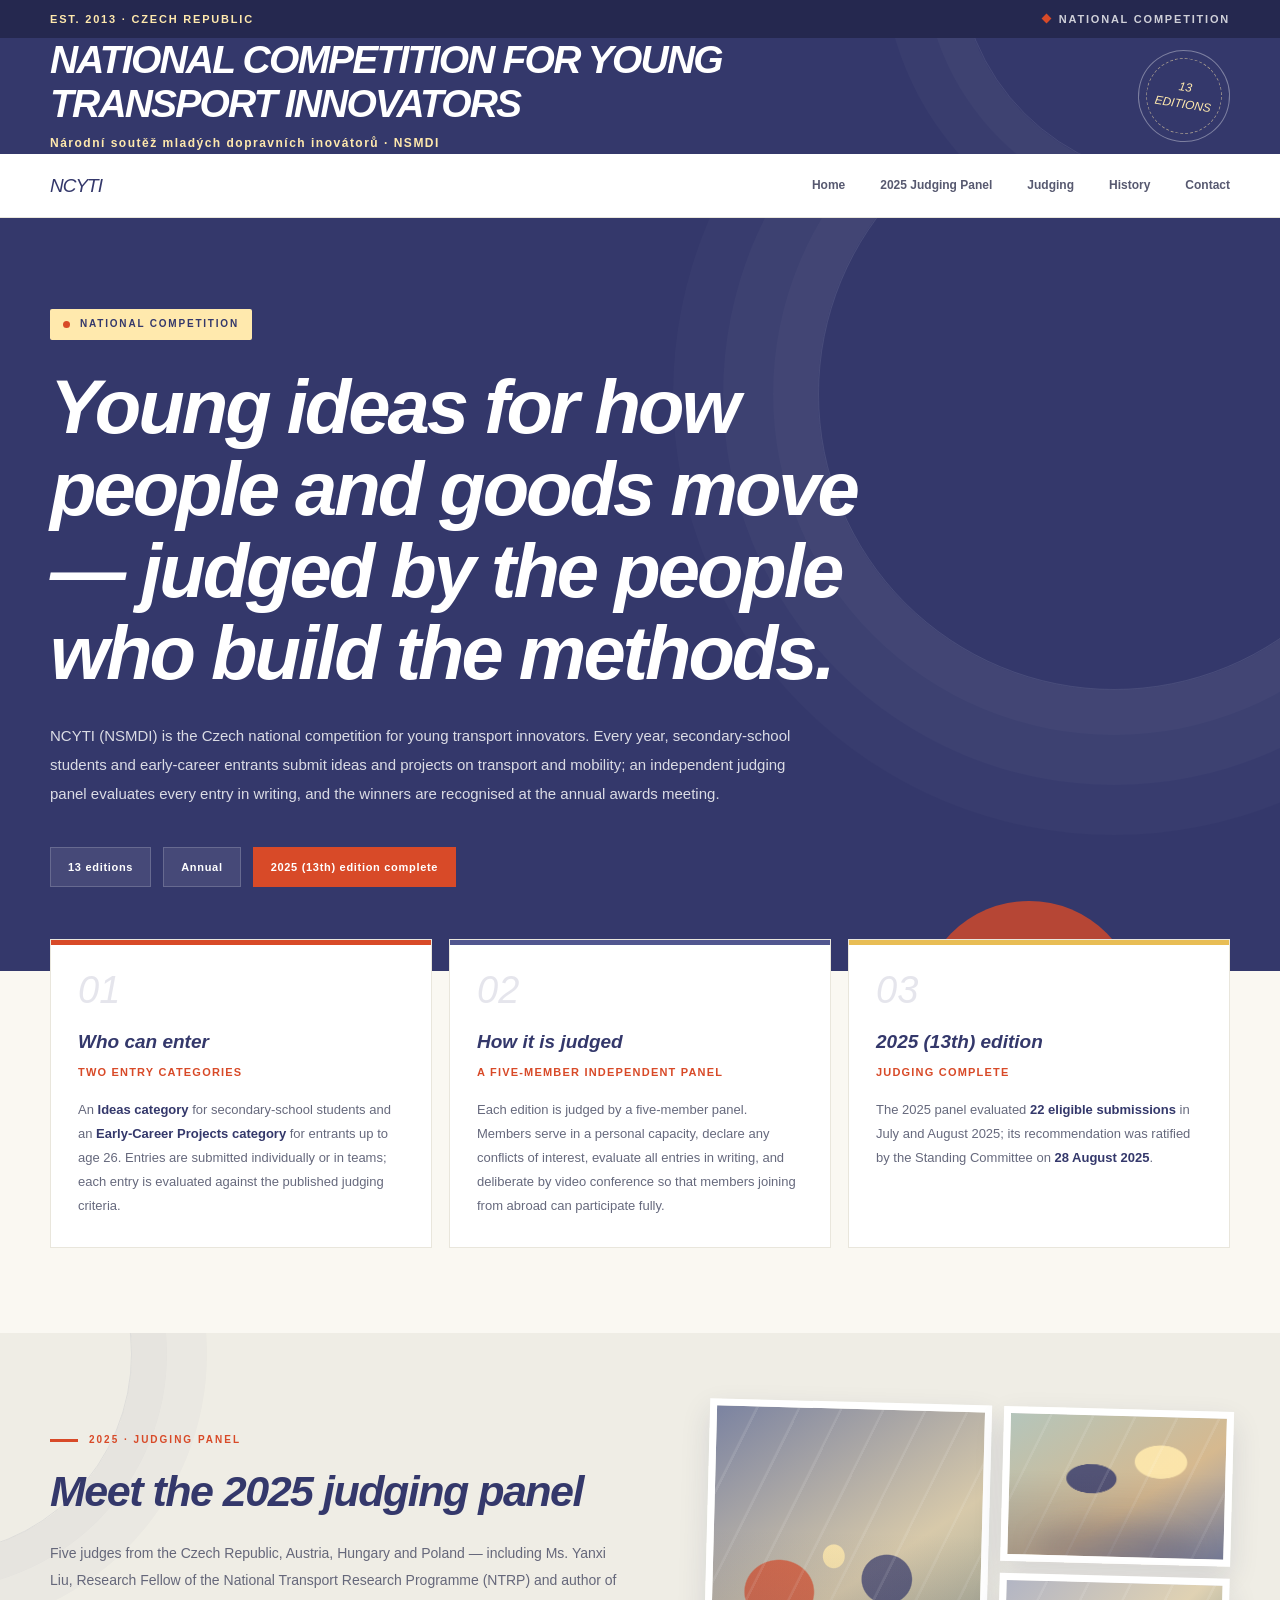
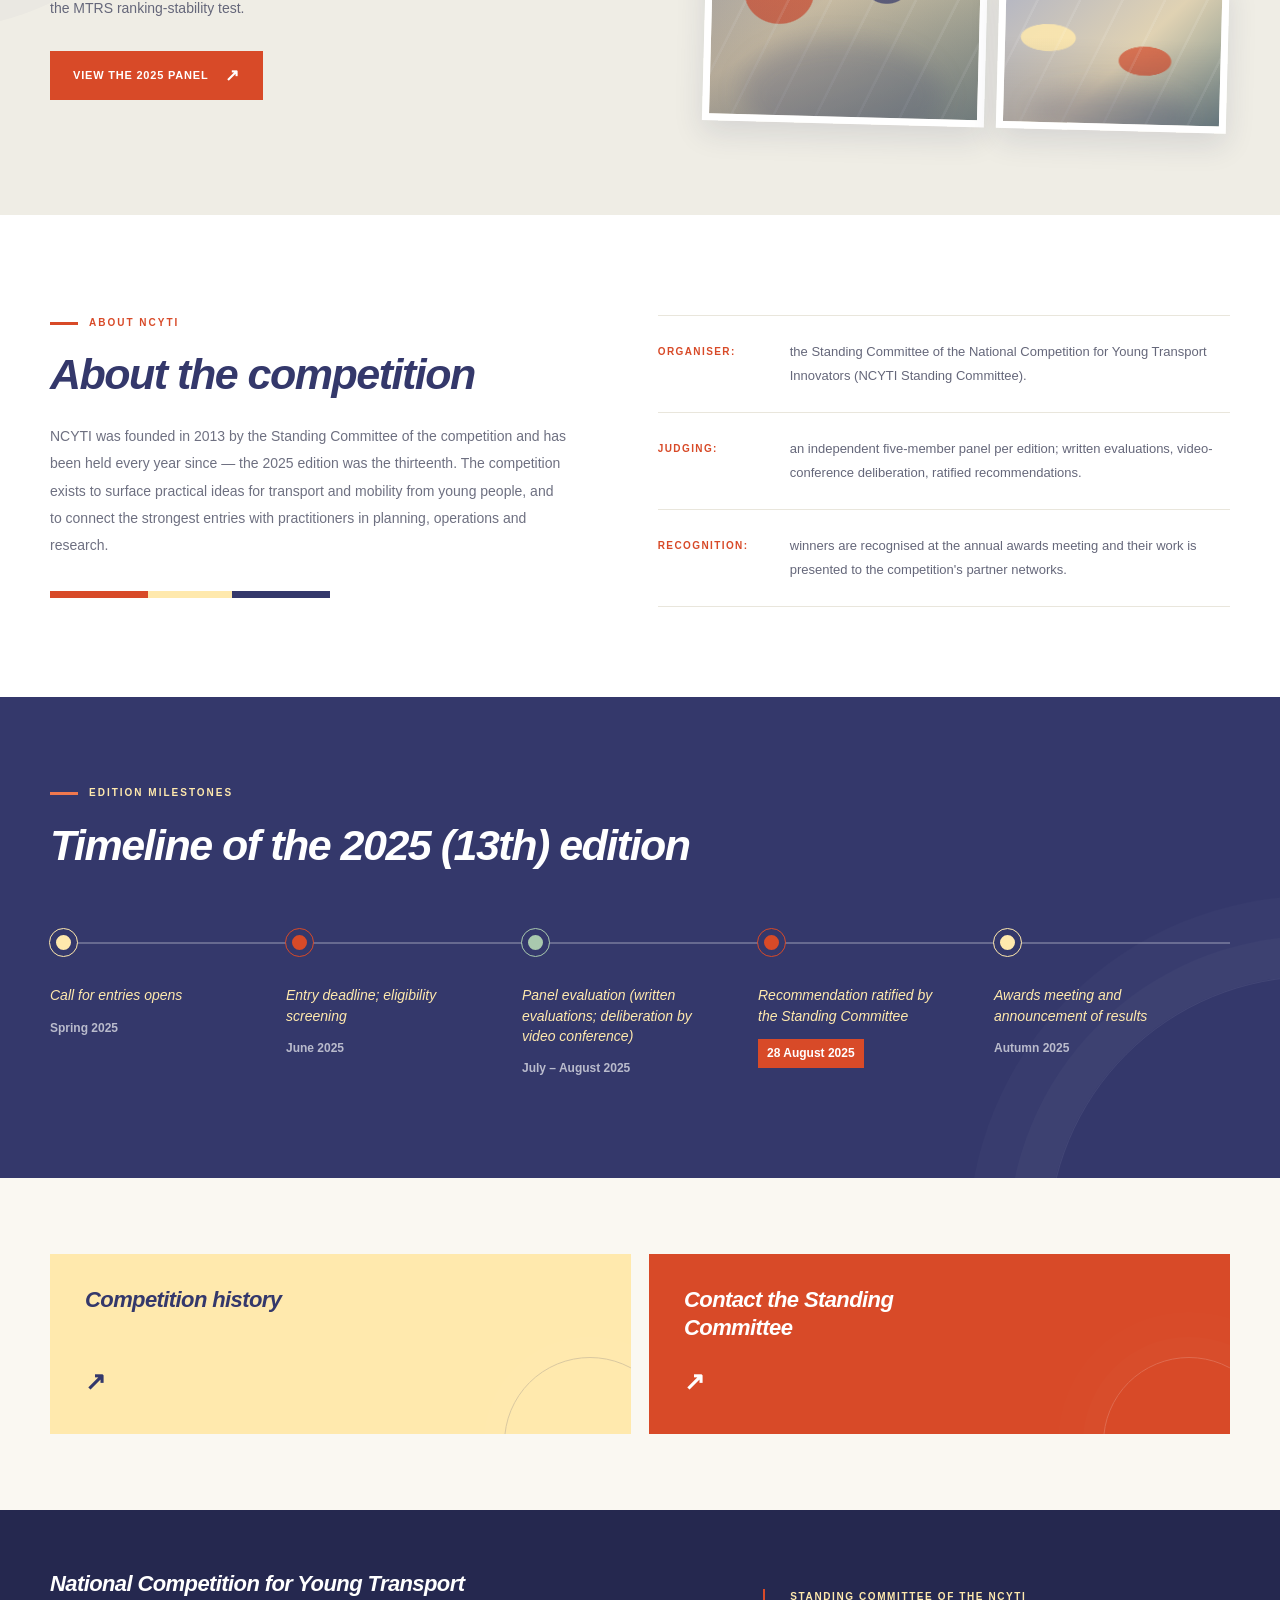
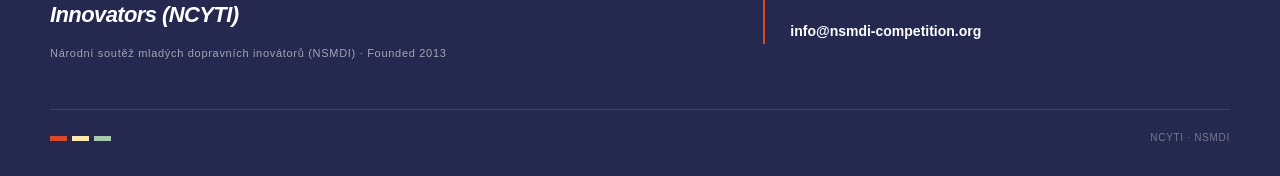
<file: index.html>
<!DOCTYPE html>
<html lang="en">
<head>
  <meta charset="UTF-8">
  <meta name="viewport" content="width=device-width, initial-scale=1.0">
  <meta name="theme-color" content="#34386b">
  <title>National Competition for Young Transport Innovators</title>
  <style>
    :root {
      --purple: #34386b;
      --purple-dark: #25284f;
      --purple-light: #51568f;
      --orange: #d84a28;
      --orange-light: #f0784e;
      --yellow: #ffe9ad;
      --cream: #faf8f2;
      --white: #ffffff;
      --ink: #252747;
      --muted: #77798d;
      --line: #e9e6dc;
      --green: #a9c9ae;
      --shadow: 0 16px 45px rgba(37, 40, 79, .09);
      --heading: "Arial Black", Arial, sans-serif;
      --body: Arial, Helvetica, sans-serif;
    }

    * {
      box-sizing: border-box;
      margin: 0;
      padding: 0;
    }

    html {
      scroll-behavior: smooth;
      scroll-padding-top: 100px;
    }

    body {
      font-family: var(--body);
      color: var(--ink);
      background: var(--cream);
      line-height: 1.65;
      overflow-x: hidden;
    }

    a {
      color: inherit;
      text-decoration: none;
    }

    button, a {
      -webkit-tap-highlight-color: transparent;
    }

    .container {
      width: min(1180px, calc(100% - 64px));
      margin: 0 auto;
    }

    /* Header */

    .top-strip {
      background: var(--purple-dark);
      color: rgba(255,255,255,.78);
      font-size: 11px;
      letter-spacing: 1.8px;
      font-weight: 700;
      text-transform: uppercase;
    }

    .top-strip-inner {
      min-height: 38px;
      display: flex;
      align-items: center;
      justify-content: space-between;
    }

    .top-strip-label {
      color: var(--yellow);
    }

    .top-strip-mark {
      display: flex;
      align-items: center;
      gap: 9px;
    }

    .top-strip-mark::before {
      content: "";
      display: block;
      width: 7px;
      height: 7px;
      background: var(--orange);
      transform: rotate(45deg);
    }

    .header-main {
      background: var(--purple);
      color: var(--white);
      position: relative;
      overflow: hidden;
    }

    .header-main::after {
      content: "";
      position: absolute;
      width: 450px;
      height: 450px;
      border: 1px solid rgba(255,255,255,.09);
      border-radius: 50%;
      right: -130px;
      top: -310px;
      box-shadow:
        0 0 0 35px rgba(255,255,255,.025),
        0 0 0 75px rgba(255,255,255,.025);
      pointer-events: none;
    }

    .brand-row {
      min-height: 114px;
      display: flex;
      align-items: center;
      justify-content: space-between;
      gap: 30px;
      position: relative;
      z-index: 1;
    }

    .brand-copy {
      max-width: 780px;
    }

    .brand-copy h1 {
      font-family: var(--heading);
      font-size: clamp(23px, 3.3vw, 39px);
      font-style: italic;
      font-weight: 900;
      letter-spacing: -1.8px;
      line-height: 1.12;
      text-transform: uppercase;
    }

    .brand-copy p {
      color: var(--yellow);
      font-size: 12px;
      font-weight: 700;
      letter-spacing: 1.5px;
      margin-top: 9px;
    }

    .edition-stamp {
      width: 92px;
      height: 92px;
      border: 1px solid rgba(255,255,255,.36);
      border-radius: 50%;
      display: flex;
      align-items: center;
      justify-content: center;
      text-align: center;
      flex-shrink: 0;
      color: var(--yellow);
      font-family: var(--heading);
      font-style: italic;
      font-size: 12px;
      line-height: 1.4;
      transform: rotate(9deg);
      position: relative;
    }

    .edition-stamp::before {
      content: "";
      position: absolute;
      inset: 7px;
      border: 1px dashed rgba(255,233,173,.5);
      border-radius: 50%;
    }

    .navigation {
      background: var(--white);
      border-bottom: 1px solid var(--line);
      position: sticky;
      top: 0;
      z-index: 20;
    }

    .nav-inner {
      min-height: 63px;
      display: flex;
      align-items: center;
      justify-content: space-between;
      gap: 20px;
    }

    .nav-brand {
      color: var(--purple);
      font-family: var(--heading);
      font-size: 19px;
      font-style: italic;
      letter-spacing: -1px;
    }

    .nav-links {
      display: flex;
      align-items: center;
      gap: 35px;
    }

    .nav-links a {
      color: #575970;
      font-size: 12px;
      font-weight: 700;
      transition: color .2s ease;
      position: relative;
    }

    .nav-links a::after {
      content: "";
      position: absolute;
      left: 0;
      bottom: -7px;
      width: 0;
      height: 3px;
      background: var(--orange);
      transition: width .2s ease;
    }

    .nav-links a:hover {
      color: var(--orange);
    }

    .nav-links a:hover::after {
      width: 100%;
    }

    /* Hero */

    .hero {
      background: var(--purple);
      color: var(--white);
      position: relative;
      overflow: hidden;
      padding: 91px 0 84px;
    }

    .hero::before {
      content: "";
      position: absolute;
      width: 590px;
      height: 590px;
      right: -130px;
      top: -120px;
      border: 1px solid rgba(255,255,255,.1);
      border-radius: 50%;
      box-shadow:
        0 0 0 45px rgba(255,255,255,.025),
        0 0 0 95px rgba(255,255,255,.025),
        0 0 0 145px rgba(255,255,255,.02);
    }

    .hero::after {
      content: "";
      position: absolute;
      width: 220px;
      height: 220px;
      background: var(--orange);
      border-radius: 50%;
      right: 11%;
      bottom: -150px;
      opacity: .8;
    }

    .hero-content {
      max-width: 820px;
      position: relative;
      z-index: 2;
    }

    .hero-kicker {
      display: inline-flex;
      align-items: center;
      gap: 10px;
      background: var(--yellow);
      color: var(--purple);
      padding: 7px 13px;
      border-radius: 2px;
      font-size: 10px;
      letter-spacing: 1.8px;
      text-transform: uppercase;
      font-weight: 900;
      margin-bottom: 26px;
    }

    .hero-kicker::before {
      content: "";
      width: 7px;
      height: 7px;
      background: var(--orange);
      border-radius: 50%;
    }

    .hero h2 {
      font-family: var(--heading);
      font-size: clamp(36px, 6.2vw, 76px);
      line-height: 1.08;
      font-style: italic;
      letter-spacing: -3px;
      max-width: 850px;
      margin-bottom: 27px;
    }

    .hero-description {
      max-width: 760px;
      color: rgba(255,255,255,.82);
      font-size: 15px;
      line-height: 1.95;
    }

    .hero-stats {
      display: flex;
      flex-wrap: wrap;
      gap: 12px;
      margin-top: 38px;
    }

    .stat-tag {
      padding: 10px 17px;
      background: rgba(255,255,255,.09);
      border: 1px solid rgba(255,255,255,.18);
      color: var(--white);
      font-size: 11px;
      font-weight: 700;
      letter-spacing: .7px;
    }

    .stat-tag.highlight {
      background: var(--orange);
      border-color: var(--orange);
    }

    /* Feature cards */

    .features-section {
      position: relative;
      z-index: 3;
      margin-top: -32px;
      padding-bottom: 85px;
    }

    .feature-grid {
      display: grid;
      grid-template-columns: repeat(3, 1fr);
      gap: 17px;
    }

    .feature-card {
      background: var(--white);
      border: 1px solid var(--line);
      padding: 31px 27px 29px;
      min-height: 290px;
      position: relative;
      overflow: hidden;
      transition: transform .25s ease, box-shadow .25s ease;
    }

    .feature-card:hover {
      transform: translateY(-5px);
      box-shadow: var(--shadow);
    }

    .feature-card::before {
      content: "";
      position: absolute;
      top: 0;
      left: 0;
      height: 5px;
      width: 100%;
      background: var(--orange);
    }

    .feature-card:nth-child(2)::before {
      background: var(--purple-light);
    }

    .feature-card:nth-child(3)::before {
      background: #e8bd55;
    }

    .card-number {
      font-family: var(--heading);
      font-style: italic;
      font-size: 38px;
      line-height: 1;
      color: rgba(52,56,107,.13);
      margin-bottom: 21px;
    }

    .feature-card h3 {
      font-family: var(--heading);
      font-size: 19px;
      font-style: italic;
      line-height: 1.3;
      color: var(--purple);
      margin-bottom: 8px;
    }

    .feature-card h4 {
      color: var(--orange);
      font-size: 11px;
      font-weight: 900;
      letter-spacing: 1.2px;
      text-transform: uppercase;
      margin-bottom: 17px;
    }

    .feature-card p {
      color: #66697d;
      font-size: 13px;
      line-height: 1.85;
    }

    .feature-card strong {
      color: var(--purple);
      font-weight: 800;
    }

    /* Panel section */

    .panel-section {
      padding: 72px 0 88px;
      background: #efede5;
      position: relative;
      overflow: hidden;
    }

    .panel-section::before {
      content: "";
      position: absolute;
      width: 400px;
      height: 400px;
      border: 1px solid rgba(52,56,107,.09);
      border-radius: 50%;
      left: -270px;
      top: -180px;
      box-shadow: 0 0 0 35px rgba(52,56,107,.025), 0 0 0 75px rgba(52,56,107,.025);
    }

    .panel-layout {
      display: grid;
      grid-template-columns: 1fr .88fr;
      gap: 60px;
      align-items: center;
      position: relative;
      z-index: 1;
    }

    .section-kicker {
      color: var(--orange);
      font-size: 10px;
      letter-spacing: 2px;
      font-weight: 900;
      text-transform: uppercase;
      display: flex;
      align-items: center;
      gap: 11px;
      margin-bottom: 18px;
    }

    .section-kicker::before {
      content: "";
      width: 28px;
      height: 3px;
      background: var(--orange);
    }

    .section-title {
      font-family: var(--heading);
      font-size: clamp(28px, 4vw, 43px);
      line-height: 1.2;
      font-style: italic;
      letter-spacing: -1.5px;
      color: var(--purple);
      margin-bottom: 22px;
    }

    .panel-copy > p {
      font-size: 14px;
      line-height: 1.95;
      color: #65677a;
      max-width: 580px;
    }

    .button-row {
      display: flex;
      flex-wrap: wrap;
      gap: 12px;
      margin-top: 29px;
    }

    .block-button {
      min-height: 49px;
      padding: 0 23px;
      display: inline-flex;
      justify-content: center;
      align-items: center;
      gap: 17px;
      font-size: 11px;
      font-weight: 900;
      letter-spacing: .8px;
      text-transform: uppercase;
      transition: transform .2s ease, box-shadow .2s ease;
    }

    .block-button:hover {
      transform: translateY(-3px);
      box-shadow: 0 9px 20px rgba(37,40,79,.15);
    }

    .button-orange {
      color: var(--white);
      background: var(--orange);
    }

    .button-purple {
      color: var(--white);
      background: var(--purple);
    }

    .button-yellow {
      color: var(--purple);
      background: var(--yellow);
    }

    .button-arrow {
      font-size: 17px;
      line-height: 1;
    }

    /* Award photo placeholders */

    .photo-wall {
      display: grid;
      grid-template-columns: 1.1fr .9fr;
      grid-template-rows: 155px 155px;
      gap: 12px;
      transform: rotate(1.5deg);
    }

    .award-photo-slot {
      position: relative;
      overflow: hidden;
      background-color: #c8c7bb;
      border: 7px solid var(--white);
      box-shadow: 0 12px 30px rgba(37,40,79,.12);
      min-width: 0;
    }

    .award-photo-slot:first-child {
      grid-row: span 2;
      background:
        radial-gradient(ellipse at 45% 48%, rgba(255,233,173,.85) 0 5%, transparent 5.5%),
        radial-gradient(ellipse at 65% 55%, rgba(52,56,107,.7) 0 10%, transparent 10.5%),
        radial-gradient(ellipse at 25% 60%, rgba(216,74,40,.7) 0 12%, transparent 12.5%),
        linear-gradient(145deg, #7b83a1, #d7c9aa 55%, #89968a);
    }

    .award-photo-slot:nth-child(2) {
      background:
        radial-gradient(ellipse at 70% 32%, rgba(255,233,173,.9) 0 12%, transparent 12.5%),
        radial-gradient(ellipse at 38% 45%, rgba(52,56,107,.8) 0 13%, transparent 13.5%),
        linear-gradient(145deg, #b4c5bb, #d6b98f 60%, #8b91a9);
    }

    .award-photo-slot:nth-child(3) {
      background:
        radial-gradient(ellipse at 20% 40%, rgba(255,233,173,.85) 0 11%, transparent 11.5%),
        radial-gradient(ellipse at 65% 55%, rgba(216,74,40,.7) 0 13%, transparent 13.5%),
        linear-gradient(135deg, #b2b5c4, #e0d2b3 55%, #798e8a);
    }

    .award-photo-slot::before {
      content: "";
      position: absolute;
      inset: 0;
      background:
        linear-gradient(0deg, rgba(37,40,79,.24), transparent 60%),
        repeating-linear-gradient(115deg, transparent 0 35px, rgba(255,255,255,.1) 36px 38px);
    }

    .award-photo-slot::after {
      content: "";
      position: absolute;
      width: 75%;
      height: 35%;
      left: 12%;
      bottom: -10%;
      background: rgba(52,56,107,.17);
      filter: blur(12px);
      border-radius: 50%;
    }

    /* About section */

    .about-section {
      padding: 100px 0 90px;
      background: var(--white);
    }

    .about-grid {
      display: grid;
      grid-template-columns: .95fr 1.05fr;
      gap: 90px;
      align-items: start;
    }

    .about-intro {
      position: sticky;
      top: 115px;
    }

    .about-intro .section-title {
      max-width: 440px;
    }

    .about-intro > p {
      color: #6e7081;
      font-size: 14px;
      line-height: 1.95;
    }

    .about-decoration {
      width: 100%;
      max-width: 280px;
      height: 7px;
      margin-top: 32px;
      background: linear-gradient(90deg, var(--orange) 0 35%, var(--yellow) 35% 65%, var(--purple) 65%);
    }

    .about-details {
      display: flex;
      flex-direction: column;
    }

    .detail-item {
      display: grid;
      grid-template-columns: 112px 1fr;
      gap: 20px;
      padding: 24px 0;
      border-bottom: 1px solid var(--line);
    }

    .detail-item:first-child {
      border-top: 1px solid var(--line);
    }

    .detail-label {
      color: var(--orange);
      font-size: 10px;
      letter-spacing: 1.4px;
      font-weight: 900;
      text-transform: uppercase;
      padding-top: 4px;
    }

    .detail-item p {
      color: #65677a;
      font-size: 13px;
      line-height: 1.85;
    }

    .detail-item strong {
      color: var(--purple);
    }

    /* Timeline */

    .timeline-section {
      background: var(--purple);
      padding: 88px 0 100px;
      color: var(--white);
      position: relative;
      overflow: hidden;
    }

    .timeline-section::before {
      content: "";
      position: absolute;
      width: 530px;
      height: 530px;
      border: 1px solid rgba(255,255,255,.07);
      border-radius: 50%;
      right: -300px;
      bottom: -330px;
      box-shadow: 0 0 0 40px rgba(255,255,255,.025), 0 0 0 80px rgba(255,255,255,.02);
    }

    .timeline-header {
      position: relative;
      z-index: 1;
      margin-bottom: 58px;
    }

    .timeline-header .section-kicker {
      color: var(--yellow);
    }

    .timeline-header .section-kicker::before {
      background: var(--orange-light);
    }

    .timeline-header .section-title {
      color: var(--white);
      max-width: 760px;
      margin-bottom: 0;
    }

    .timeline-track {
      display: grid;
      grid-template-columns: repeat(5, minmax(0, 1fr));
      position: relative;
      gap: 0;
      z-index: 1;
    }

    .timeline-track::before {
      content: "";
      position: absolute;
      left: 0;
      right: 0;
      top: 13px;
      height: 2px;
      background: rgba(255,255,255,.25);
    }

    .timeline-item {
      position: relative;
      padding: 0 17px 0 0;
    }

    .timeline-dot {
      width: 27px;
      height: 27px;
      border-radius: 50%;
      background: var(--yellow);
      border: 6px solid var(--purple);
      outline: 1px solid var(--yellow);
      position: relative;
      z-index: 2;
      margin-bottom: 29px;
    }

    .timeline-item:nth-child(2) .timeline-dot {
      background: var(--orange);
      outline-color: var(--orange);
    }

    .timeline-item:nth-child(3) .timeline-dot {
      background: #a9c9ae;
      outline-color: #a9c9ae;
    }

    .timeline-item:nth-child(4) .timeline-dot {
      background: var(--orange);
      outline-color: var(--orange);
    }

    .timeline-item:nth-child(5) .timeline-dot {
      background: var(--yellow);
      outline-color: var(--yellow);
    }

    .timeline-stage {
      color: var(--yellow);
      font-family: var(--heading);
      font-style: italic;
      font-size: 14px;
      line-height: 1.45;
      margin-bottom: 13px;
      max-width: 180px;
    }

    .timeline-when {
      color: rgba(255,255,255,.66);
      font-size: 12px;
      font-weight: 700;
      line-height: 1.6;
    }

    .timeline-item:nth-child(4) .timeline-when {
      display: inline-block;
      background: var(--orange);
      color: var(--white);
      padding: 5px 9px;
    }

    /* Bottom navigation */

    .closing-section {
      background: var(--cream);
      padding: 76px 0;
    }

    .closing-grid {
      display: grid;
      grid-template-columns: 1fr 1fr;
      gap: 18px;
    }

    .closing-card {
      min-height: 180px;
      padding: 32px 35px;
      display: flex;
      flex-direction: column;
      align-items: flex-start;
      justify-content: space-between;
      position: relative;
      overflow: hidden;
      transition: transform .2s ease;
    }

    .closing-card:hover {
      transform: translateY(-4px);
    }

    .closing-card.history {
      background: var(--yellow);
      color: var(--purple);
    }

    .closing-card.contact {
      background: var(--orange);
      color: var(--white);
    }

    .closing-card::after {
      content: "";
      position: absolute;
      width: 170px;
      height: 170px;
      border: 1px solid currentColor;
      border-radius: 50%;
      right: -45px;
      bottom: -95px;
      opacity: .18;
      box-shadow: 0 0 0 20px rgba(255,255,255,.06), 0 0 0 45px rgba(255,255,255,.04);
    }

    .closing-card h3 {
      font-family: var(--heading);
      font-size: 22px;
      font-style: italic;
      letter-spacing: -.6px;
      line-height: 1.25;
      max-width: 320px;
      position: relative;
      z-index: 1;
    }

    .closing-card .card-arrow {
      font-size: 25px;
      font-weight: 900;
      position: relative;
      z-index: 1;
    }

    /* Footer */

    .footer {
      background: var(--purple-dark);
      color: var(--white);
      padding: 59px 0 30px;
    }

    .footer-main {
      display: grid;
      grid-template-columns: 1.4fr 1fr;
      gap: 60px;
      padding-bottom: 45px;
    }

    .footer-title {
      font-family: var(--heading);
      font-size: 22px;
      line-height: 1.4;
      font-style: italic;
      letter-spacing: -.6px;
      max-width: 500px;
      margin-bottom: 13px;
    }

    .footer-subtitle {
      color: rgba(255,255,255,.58);
      font-size: 11px;
      letter-spacing: .7px;
      line-height: 1.8;
    }

    .footer-contact {
      border-left: 2px solid var(--orange);
      padding-left: 25px;
      align-self: center;
    }

    .footer-contact h4 {
      color: var(--yellow);
      font-size: 10px;
      letter-spacing: 1.6px;
      text-transform: uppercase;
      margin-bottom: 12px;
    }

    .footer-contact a {
      font-size: 14px;
      color: var(--white);
      font-weight: 700;
      transition: color .2s ease;
    }

    .footer-contact a:hover {
      color: var(--yellow);
    }

    .footer-bottom {
      border-top: 1px solid rgba(255,255,255,.12);
      padding-top: 20px;
      display: flex;
      justify-content: space-between;
      align-items: center;
      color: rgba(255,255,255,.38);
      font-size: 10px;
      letter-spacing: .7px;
    }

    .footer-accent {
      display: flex;
      gap: 5px;
    }

    .footer-accent span {
      width: 17px;
      height: 5px;
      background: var(--orange);
    }

    .footer-accent span:nth-child(2) {
      background: var(--yellow);
    }

    .footer-accent span:nth-child(3) {
      background: #a9c9ae;
    }

    /* Responsive */

    @media (max-width: 900px) {
      .container {
        width: min(100% - 42px, 720px);
      }

      .brand-row {
        min-height: 100px;
      }

      .edition-stamp {
        width: 75px;
        height: 75px;
        font-size: 10px;
      }

      .feature-grid {
        grid-template-columns: 1fr 1fr;
      }

      .feature-card:last-child {
        grid-column: span 2;
        min-height: 230px;
      }

      .panel-layout {
        gap: 35px;
      }

      .about-grid {
        gap: 45px;
      }

      .timeline-track {
        grid-template-columns: repeat(5, 190px);
        overflow-x: auto;
        padding: 5px 5px 25px;
        scrollbar-color: var(--orange) rgba(255,255,255,.12);
        scrollbar-width: thin;
      }

      .timeline-track::before {
        right: auto;
        width: 950px;
      }

      .timeline-item {
        min-height: 170px;
      }
    }

    @media (max-width: 640px) {
      .container {
        width: calc(100% - 36px);
      }

      .top-strip-inner {
        min-height: 34px;
        font-size: 9px;
        letter-spacing: 1px;
      }

      .brand-row {
        min-height: 100px;
        gap: 10px;
      }

      .brand-copy h1 {
        font-size: 22px;
        letter-spacing: -1px;
      }

      .brand-copy p {
        font-size: 9px;
        letter-spacing: .7px;
        line-height: 1.6;
      }

      .edition-stamp {
        width: 62px;
        height: 62px;
        font-size: 9px;
      }

      .edition-stamp::before {
        inset: 4px;
      }

      .nav-inner {
        min-height: auto;
        display: block;
        padding-top: 12px;
      }

      .nav-brand {
        display: none;
      }

      .nav-links {
        width: 100%;
        gap: 0;
        justify-content: space-between;
        overflow-x: auto;
        padding-bottom: 12px;
      }

      .nav-links a {
        font-size: 10px;
        white-space: nowrap;
        margin-right: 15px;
      }

      .hero {
        padding: 65px 0 73px;
      }

      .hero h2 {
        font-size: clamp(35px, 10vw, 53px);
        letter-spacing: -1.7px;
      }

      .hero-description {
        font-size: 13px;
      }

      .hero-stats {
        gap: 8px;
        margin-top: 27px;
      }

      .stat-tag {
        font-size: 9px;
        padding: 8px 10px;
      }

      .features-section {
        padding-bottom: 55px;
      }

      .feature-grid {
        grid-template-columns: 1fr;
        gap: 12px;
      }

      .feature-card,
      .feature-card:last-child {
        grid-column: auto;
        min-height: auto;
        padding: 25px 23px;
      }

      .card-number {
        font-size: 30px;
        margin-bottom: 13px;
      }

      .panel-section {
        padding: 65px 0;
      }

      .panel-layout {
        grid-template-columns: 1fr;
        gap: 40px;
      }

      .section-title {
        font-size: 31px;
      }

      .photo-wall {
        grid-template-rows: 130px 130px;
        gap: 9px;
      }

      .about-section {
        padding: 70px 0;
      }

      .about-grid {
        grid-template-columns: 1fr;
        gap: 35px;
      }

      .about-intro {
        position: static;
      }

      .detail-item {
        grid-template-columns: 85px 1fr;
        gap: 12px;
        padding: 20px 0;
      }

      .timeline-section {
        padding: 68px 0 72px;
      }

      .timeline-header {
        margin-bottom: 39px;
      }

      .timeline-track {
        grid-template-columns: repeat(5, 175px);
      }

      .closing-section {
        padding: 52px 0;
      }

      .closing-grid {
        grid-template-columns: 1fr;
        gap: 12px;
      }

      .closing-card {
        min-height: 150px;
        padding: 25px;
      }

      .footer {
        padding: 45px 0 25px;
      }

      .footer-main {
        grid-template-columns: 1fr;
        gap: 30px;
        padding-bottom: 35px;
      }

      .footer-title {
        font-size: 19px;
      }

      .footer-contact {
        padding-left: 17px;
      }

      .footer-bottom {
        gap: 15px;
        flex-wrap: wrap;
        font-size: 9px;
      }
    }

    @media (prefers-reduced-motion: reduce) {
      html {
        scroll-behavior: auto;
      }

      *, *::before, *::after {
        transition-duration: .01ms !important;
        animation-duration: .01ms !important;
      }
    }
  </style>
</head>

<body>

  <div class="top-strip">
    <div class="container top-strip-inner">
      <span class="top-strip-label">Est. 2013 · Czech Republic</span>
      <span class="top-strip-mark">National Competition</span>
    </div>
  </div>

  <header class="header-main" id="home">
    <div class="container brand-row">
      <div class="brand-copy">
        <h1>National Competition for Young Transport Innovators</h1>
        <p>Národní soutěž mladých dopravních inovátorů · NSMDI</p>
      </div>
      <div class="edition-stamp" aria-hidden="true">
        13<br>EDITIONS
      </div>
    </div>
  </header>

  <nav class="navigation">
    <div class="container nav-inner">
      <a href="#home" class="nav-brand">NCYTI</a>
      <div class="nav-links">
        <a href="#home">Home</a>
        <a href="#panel">2025 Judging Panel</a>
        <a href="#judging">Judging</a>
        <a href="#history">History</a>
        <a href="#contact">Contact</a>
      </div>
    </div>
  </nav>

  <main>

    <section class="hero">
      <div class="container">
        <div class="hero-content">
          <div class="hero-kicker">National Competition</div>
          <h2>Young ideas for how people and goods move — judged by the people who build the methods.</h2>
          <p class="hero-description">
            NCYTI (NSMDI) is the Czech national competition for young transport innovators. Every year, secondary-school students and early-career entrants submit ideas and projects on transport and mobility; an independent judging panel evaluates every entry in writing, and the winners are recognised at the annual awards meeting.
          </p>
          <div class="hero-stats">
            <span class="stat-tag">13 editions</span>
            <span class="stat-tag">Annual</span>
            <span class="stat-tag highlight">2025 (13th) edition complete</span>
          </div>
        </div>
      </div>
    </section>

    <section class="features-section">
      <div class="container feature-grid">

        <article class="feature-card">
          <div class="card-number">01</div>
          <h3>Who can enter</h3>
          <h4>Two entry categories</h4>
          <p>
            An <strong>Ideas category</strong> for secondary-school students and an <strong>Early-Career Projects category</strong> for entrants up to age 26. Entries are submitted individually or in teams; each entry is evaluated against the published judging criteria.
          </p>
        </article>

        <article class="feature-card" id="judging">
          <div class="card-number">02</div>
          <h3>How it is judged</h3>
          <h4>A five-member independent panel</h4>
          <p>
            Each edition is judged by a five-member panel. Members serve in a personal capacity, declare any conflicts of interest, evaluate all entries in writing, and deliberate by video conference so that members joining from abroad can participate fully.
          </p>
        </article>

        <article class="feature-card">
          <div class="card-number">03</div>
          <h3>2025 (13th) edition</h3>
          <h4>Judging complete</h4>
          <p>
            The 2025 panel evaluated <strong>22 eligible submissions</strong> in July and August 2025; its recommendation was ratified by the Standing Committee on <strong>28 August 2025</strong>.
          </p>
        </article>

      </div>
    </section>

    <section class="panel-section" id="panel">
      <div class="container panel-layout">

        <div class="panel-copy">
          <div class="section-kicker">2025 · Judging panel</div>
          <h2 class="section-title">Meet the 2025 judging panel</h2>
          <p>
            Five judges from the Czech Republic, Austria, Hungary and Poland — including Ms. Yanxi Liu, Research Fellow of the National Transport Research Programme (NTRP) and author of the MTRS ranking-stability test.
          </p>
          <div class="button-row">
            <a href="#contact" class="block-button button-orange">
              View the 2025 panel
              <span class="button-arrow">↗</span>
            </a>
          </div>
        </div>

        <div class="photo-wall" aria-hidden="true">
          <div class="award-photo-slot"></div>
          <div class="award-photo-slot"></div>
          <div class="award-photo-slot"></div>
        </div>

      </div>
    </section>

    <section class="about-section" id="history">
      <div class="container about-grid">

        <div class="about-intro">
          <div class="section-kicker">About NCYTI</div>
          <h2 class="section-title">About the competition</h2>
          <p>
            NCYTI was founded in 2013 by the Standing Committee of the competition and has been held every year since — the 2025 edition was the thirteenth. The competition exists to surface practical ideas for transport and mobility from young people, and to connect the strongest entries with practitioners in planning, operations and research.
          </p>
          <div class="about-decoration"></div>
        </div>

        <div class="about-details">

          <div class="detail-item">
            <div class="detail-label">Organiser:</div>
            <p>
              the Standing Committee of the National Competition for Young Transport Innovators (NCYTI Standing Committee).
            </p>
          </div>

          <div class="detail-item">
            <div class="detail-label">Judging:</div>
            <p>
              an independent five-member panel per edition; written evaluations, video-conference deliberation, ratified recommendations.
            </p>
          </div>

          <div class="detail-item">
            <div class="detail-label">Recognition:</div>
            <p>
              winners are recognised at the annual awards meeting and their work is presented to the competition's partner networks.
            </p>
          </div>

        </div>
      </div>
    </section>

    <section class="timeline-section">
      <div class="container">

        <div class="timeline-header">
          <div class="section-kicker">Edition milestones</div>
          <h2 class="section-title">Timeline of the 2025 (13th) edition</h2>
        </div>

        <div class="timeline-track">

          <div class="timeline-item">
            <div class="timeline-dot"></div>
            <div class="timeline-stage">Call for entries opens</div>
            <div class="timeline-when">Spring 2025</div>
          </div>

          <div class="timeline-item">
            <div class="timeline-dot"></div>
            <div class="timeline-stage">Entry deadline; eligibility screening</div>
            <div class="timeline-when">June 2025</div>
          </div>

          <div class="timeline-item">
            <div class="timeline-dot"></div>
            <div class="timeline-stage">Panel evaluation (written evaluations; deliberation by video conference)</div>
            <div class="timeline-when">July – August 2025</div>
          </div>

          <div class="timeline-item">
            <div class="timeline-dot"></div>
            <div class="timeline-stage">Recommendation ratified by the Standing Committee</div>
            <div class="timeline-when">28 August 2025</div>
          </div>

          <div class="timeline-item">
            <div class="timeline-dot"></div>
            <div class="timeline-stage">Awards meeting and announcement of results</div>
            <div class="timeline-when">Autumn 2025</div>
          </div>

        </div>
      </div>
    </section>

    <section class="closing-section">
      <div class="container closing-grid">

        <a href="#history" class="closing-card history">
          <h3>Competition history</h3>
          <span class="card-arrow">↗</span>
        </a>

        <a href="#contact" class="closing-card contact">
          <h3>Contact the Standing Committee</h3>
          <span class="card-arrow">↗</span>
        </a>

      </div>
    </section>

  </main>

  <footer class="footer" id="contact">
    <div class="container">

      <div class="footer-main">

        <div>
          <h3 class="footer-title">National Competition for Young Transport Innovators (NCYTI)</h3>
          <p class="footer-subtitle">
            Národní soutěž mladých dopravních inovátorů (NSMDI) · Founded 2013
          </p>
        </div>

        <div class="footer-contact">
          <h4>Standing Committee of the NCYTI</h4>
          <a href="mailto:info@nsmdi-competition.org">info@nsmdi-competition.org</a>
        </div>

      </div>

      <div class="footer-bottom">
        <div class="footer-accent" aria-hidden="true">
          <span></span>
          <span></span>
          <span></span>
        </div>
        <span>NCYTI · NSMDI</span>
      </div>

    </div>
  </footer>

</body>
</html>
</file>
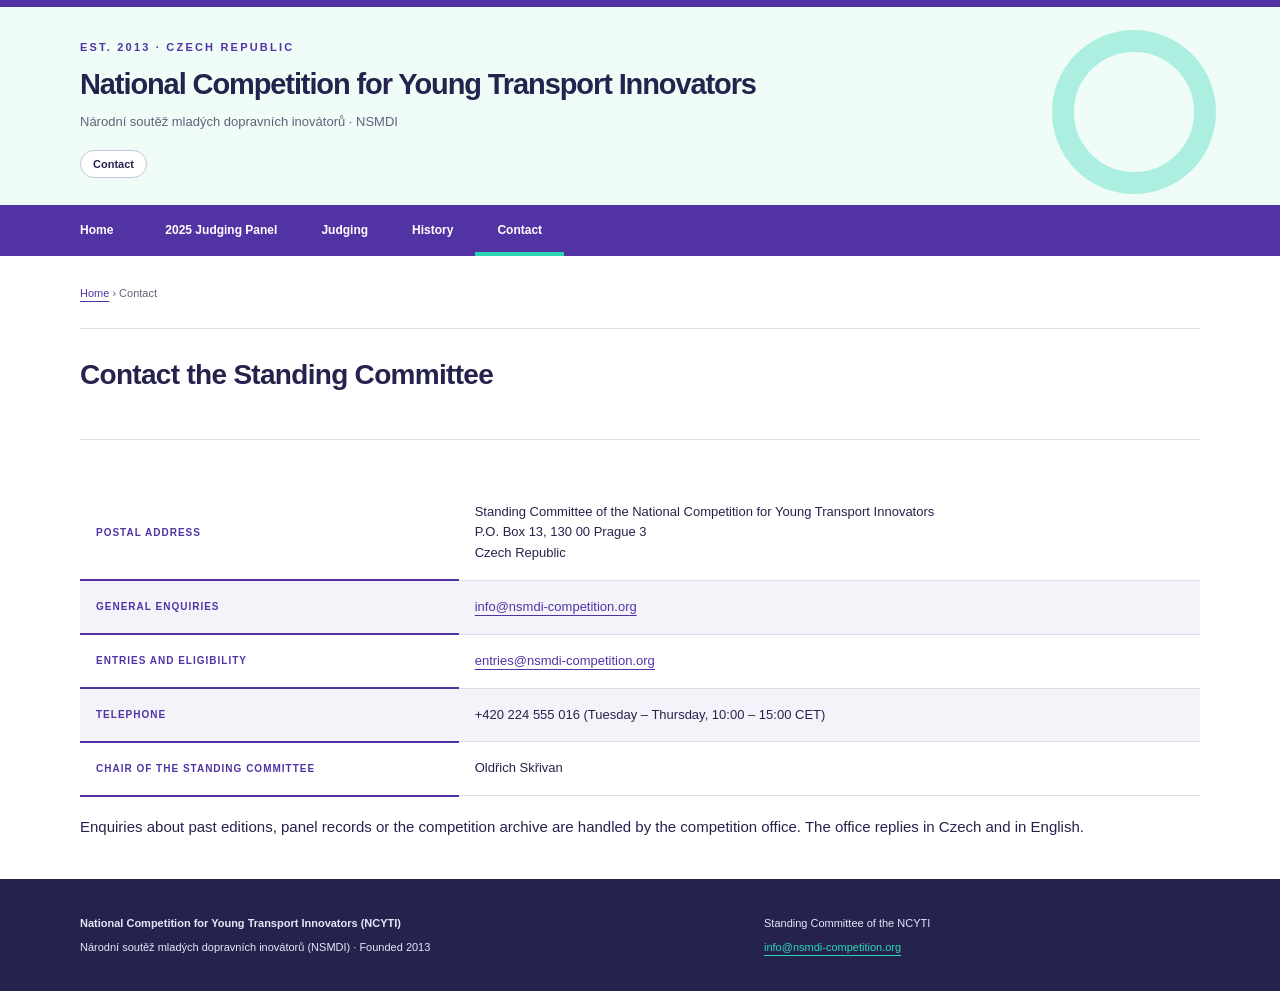
<file: contact/index.html>
<!DOCTYPE html>
<html lang="en">
<head>
<meta charset="UTF-8">
<meta name="viewport" content="width=device-width, initial-scale=1">
<meta name="robots" content="noindex, nofollow">
<title>Contact — NCYTI / NSMDI</title>
<meta name="description" content="Contact the Standing Committee of the National Competition for Young Transport Innovators (NCYTI / NSMDI).">
<link rel="icon" type="image/svg+xml" href="/favicon.svg">
<style>

:root{--ink:#25234d;--purple:#5133a4;--mint:#2dd6b3;--paper:#fff;--line:#dedbeb;--muted:#635f79}*{box-sizing:border-box}body{margin:0;background:#fff;color:var(--ink);font:15px/1.65 Arial,Helvetica,sans-serif}a{color:var(--purple);text-underline-offset:4px}a:hover{color:#2b1b60}a:focus-visible{outline:3px solid var(--mint);outline-offset:4px}.container{width:min(1120px,calc(100% - 80px));margin:auto}.sitehead{background:#f0fcf8;border-top:7px solid var(--purple);padding:31px 0 27px;position:relative;overflow:hidden}.sitehead:after{content:"";position:absolute;right:5%;top:23px;width:120px;height:120px;border:22px solid var(--mint);border-radius:50%;opacity:.35}.sitehead .container{position:relative;z-index:1}.kicker{font-size:11px;font-weight:700;letter-spacing:2.2px;text-transform:uppercase;color:var(--purple)}h1{font-size:29px;line-height:1.17;letter-spacing:-1.1px;max-width:770px;margin:12px 0 9px;font-weight:800}.czech{font-size:13px;color:var(--muted)}.badges{display:flex;flex-wrap:wrap;gap:8px;margin-top:17px}.pill{border:1px solid #c8c3df;border-radius:30px;background:white;padding:4px 12px;font-size:11px;font-weight:700}.pill.gold{border-color:var(--mint);background:var(--mint);color:#163f39}.nav{background:var(--purple)}.nav ul{display:flex;gap:0;list-style:none;width:min(1120px,calc(100% - 80px));margin:auto;padding:0}.nav li{margin:0}.nav a{display:block;padding:16px 22px;color:#fff;text-decoration:none;font-size:12px;font-weight:700}.nav li:first-child a{padding-left:0;padding-right:30px}.nav .active a{box-shadow:inset 0 -4px var(--mint)}.nav a:hover{background:#44288c}.hero{position:relative;background:#fff;padding:42px 0 39px;overflow:hidden}.hero:after{content:"";position:absolute;width:200px;height:200px;right:-100px;top:35px;background:var(--mint);transform:rotate(45deg);opacity:.3}.hero .container{display:grid;grid-template-columns:1.2fr 1fr;gap:60px;align-items:center}.hero h2{font-size:38px;line-height:1.12;letter-spacing:-1.55px;color:var(--purple);margin:0}.lead{font-size:15.5px;line-height:1.75;color:var(--muted);margin:0}.journey{padding-top:0}.grid{display:grid;grid-template-columns:repeat(3,1fr);gap:19px;position:relative}.card{padding:26px 24px 23px;background:#f4f0ff;border-radius:0 20px 20px 20px;border-top:5px solid var(--purple)}.card:nth-child(2){background:#eafbf5;border-color:var(--mint)}.card:nth-child(3){background:#f5f4f9;border-color:#aaa0cf}.tagline{font-size:10px;font-weight:800;text-transform:uppercase;letter-spacing:1.8px;color:var(--purple)}h2{font-size:28px;line-height:1.25;letter-spacing:-.7px;margin:0 0 19px}h3{font-size:20px;line-height:1.25;letter-spacing:-.4px;margin:12px 0}h4{font-size:16px;line-height:1.3;margin:10px 0}p{margin:12px 0}h2+p{margin-top:0}.card p{font-size:13px;line-height:1.7;margin-bottom:0}.highlight{margin:27px 0 6px;display:grid;grid-template-columns:.8fr 1.4fr auto;gap:25px;align-items:center;padding:25px 0;border-top:1px solid var(--line);border-bottom:1px solid var(--line)}.highlight h3{font-size:21px;color:var(--purple);margin:0}.highlight p{font-size:13px;margin:0!important}.btn{display:inline-block;padding:11px 17px;border-radius:30px;background:var(--purple);color:white;text-decoration:none;font-size:11px;font-weight:700;white-space:normal}.btn:hover{background:#392278;color:#fff}.btn.ghost{background:transparent;color:var(--purple);border:1px solid var(--purple)}.block{padding:38px 0;border-top:1px solid var(--line)}.block.alt{background:#f0fbf7}.page-content>.container{padding-top:25px}.page-content>.container>.block{padding:28px 0}.block .container>.plain{margin-bottom:0}.plain{padding-left:0;list-style:none}.plain li{padding:13px 0 13px 21px;border-bottom:1px solid var(--line);border-left:3px solid var(--mint);margin:0}.plain strong{color:var(--purple)}.data{border-collapse:collapse;width:100%;font-size:13px;margin:18px 0;line-height:1.6}.data th{text-align:left;color:var(--purple);font-size:10px;letter-spacing:1px;text-transform:uppercase;border-bottom:2px solid var(--purple);padding:13px 16px}.data td{padding:16px;border-bottom:1px solid var(--line);vertical-align:top}.data tr:nth-child(2n){background:#f5f3fa}.timeline .data{border-collapse:separate;border-spacing:0 0}.timeline .data tr{background:transparent}.timeline .data tr:not(:first-child) td:first-child{position:relative;border-left:2px solid var(--mint);padding-left:31px}.timeline .data tr:not(:first-child) td:first-child:before{content:"";position:absolute;width:10px;height:10px;border:3px solid var(--purple);border-radius:50%;background:#f0fbf7;left:-7px;top:21px}.timeline .data td:last-child{font-weight:700;color:var(--purple);width:28%}.cta{padding:32px 0;background:#effcf7}.cta .container{display:flex;gap:12px}.sitefoot{background:var(--ink);color:#e8e5f7;padding:30px 0;font-size:11px}.sitefoot>.container{display:grid;grid-template-columns:1.5fr 1fr;gap:30px}.sitefoot p{margin:5px 0}.sitefoot a{color:var(--mint)}.crumbs{color:var(--muted);font-size:11px;margin:3px 0 25px}.jury-grid{display:grid;grid-template-columns:repeat(5,1fr);gap:15px;margin:15px 0 25px}.member{background:#f7f5fc;padding:22px 16px;border-bottom:4px solid var(--mint)}.avatar{height:46px;width:46px;display:grid;place-items:center;background:var(--purple);border-radius:50%;color:white;font-size:14px;font-weight:bold}.role{font-size:10px;text-transform:uppercase;letter-spacing:1px;color:var(--purple);margin-top:15px}.member p{font-size:11px;color:var(--muted)}.page-content>.container .lead{max-width:930px!important;font-size:16px!important;color:var(--muted)!important}.page-content>.container>.block.alt{background:#f5f2fb!important;padding:26px!important;border-radius:18px}
@media(max-width:800px){.container,.nav ul{width:calc(100% - 40px)}.hero .container{grid-template-columns:1fr;gap:20px}.hero h2{font-size:32px}.grid{grid-template-columns:1fr}.highlight{grid-template-columns:1fr;gap:10px}.nav ul{flex-wrap:wrap}.nav a{padding:12px}.nav li:first-child a{padding-left:12px}.jury-grid{grid-template-columns:repeat(2,1fr)}h1{font-size:25px}.sitehead:after{display:none}.sitefoot>.container{grid-template-columns:1fr}.data{display:block;overflow:auto}.cta .container{flex-wrap:wrap}}
@media print{body{font-size:10pt}.sitehead{padding:15px 0}.nav{display:none}.container{width:100%}.hero{padding:20px 0}.card,.member{break-inside:avoid}.sitefoot{background:#fff;color:#25234d}.sitefoot a{color:#25234d}}

</style>
</head>
<body>

<header class="sitehead">
  <div class="container">
    <div class="kicker">Est. 2013 · Czech Republic</div>
    <h1>National Competition for Young Transport Innovators</h1>
    <div class="czech">Národní soutěž mladých dopravních inovátorů · NSMDI</div>
    <div class="badges"><span class="pill">Contact</span></div>
  </div>
</header>

<nav class="nav">
  <ul>
    <li><a href="/">Home</a></li>
    <li><a href="/2025/judging-panel/">2025 Judging Panel</a></li>
    <li><a href="/jury/">Judging</a></li>
    <li><a href="/history/">History</a></li>
    <li class="active"><a href="/contact/">Contact</a></li>
  </ul>
</nav>
<main class="page-content">

<div class="container">
  <p class="crumbs"><a href="/">Home</a> › Contact</p>

  <section class="block">
    <h2>Contact the Standing Committee</h2>
  </section>

  <section class="block">
    <table class="data">
      <tr><th>Postal address</th><td>Standing Committee of the National Competition for Young Transport Innovators<br>P.O. Box 13, 130 00 Prague 3<br>Czech Republic</td></tr>
      <tr><th>General enquiries</th><td><a href="mailto:info@nsmdi-competition.org">info@nsmdi-competition.org</a></td></tr>
      <tr><th>Entries and eligibility</th><td><a href="mailto:entries@nsmdi-competition.org">entries@nsmdi-competition.org</a></td></tr>
      <tr><th>Telephone</th><td>+420 224 555 016 (Tuesday – Thursday, 10:00 – 15:00 CET)</td></tr>
      <tr><th>Chair of the Standing Committee</th><td>Oldřich Skřivan</td></tr>
    </table>
    <p>Enquiries about past editions, panel records or the competition archive are handled by the competition office. The office replies in Czech and in English.</p>
  </section>
</div>

</main>
<footer class="sitefoot">
  <div class="container">
    <div>
      <p><strong>National Competition for Young Transport Innovators (NCYTI)</strong></p>
      <p>Národní soutěž mladých dopravních inovátorů (NSMDI) · Founded 2013</p>
    </div>
    <div>
      <p>Standing Committee of the NCYTI</p>
      <p><a href="mailto:info@nsmdi-competition.org">info@nsmdi-competition.org</a></p>
    </div>
  </div>
</footer>

</body>
</html>
</file>
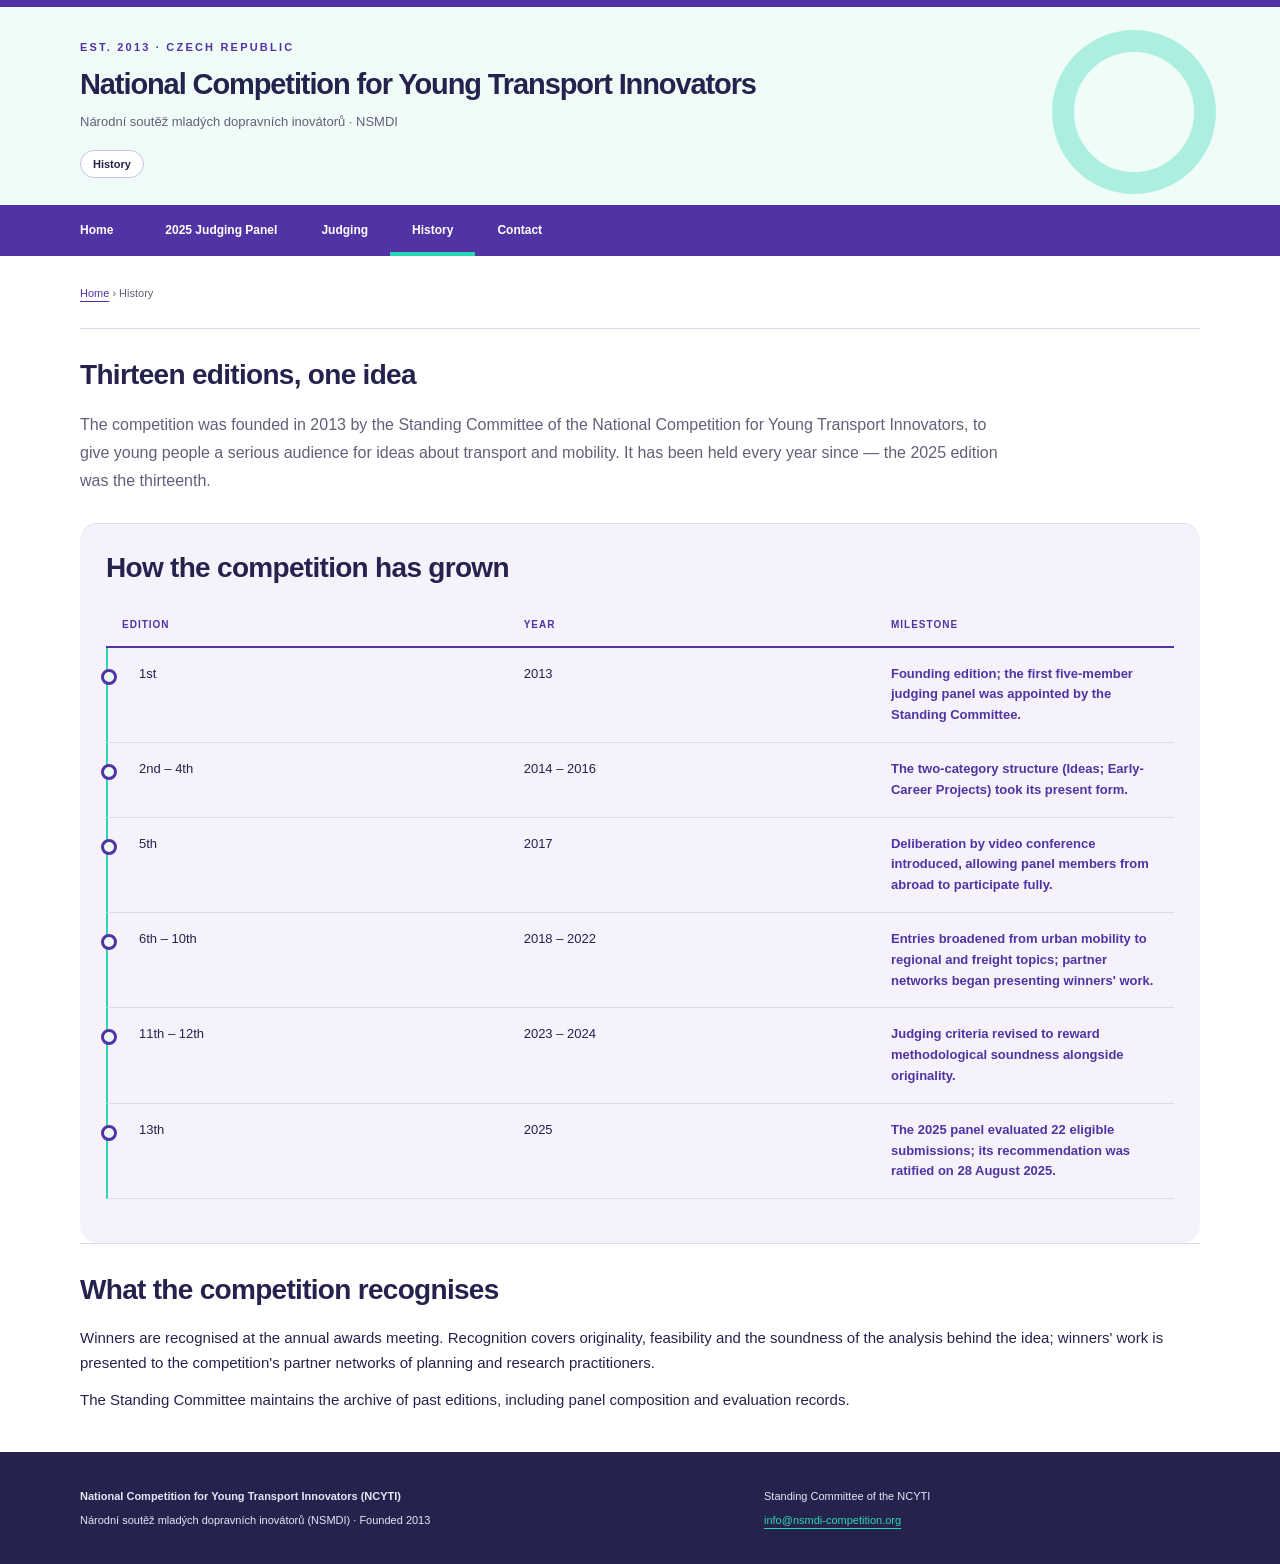
<file: history/index.html>
<!DOCTYPE html>
<html lang="en">
<head>
<meta charset="UTF-8">
<meta name="viewport" content="width=device-width, initial-scale=1">
<meta name="robots" content="noindex, nofollow">
<title>History — NCYTI / NSMDI</title>
<meta name="description" content="History of the National Competition for Young Transport Innovators (NCYTI / NSMDI): thirteen editions since 2013.">
<link rel="icon" type="image/svg+xml" href="/favicon.svg">
<style>

:root{--ink:#25234d;--purple:#5133a4;--mint:#2dd6b3;--paper:#fff;--line:#dedbeb;--muted:#635f79}*{box-sizing:border-box}body{margin:0;background:#fff;color:var(--ink);font:15px/1.65 Arial,Helvetica,sans-serif}a{color:var(--purple);text-underline-offset:4px}a:hover{color:#2b1b60}a:focus-visible{outline:3px solid var(--mint);outline-offset:4px}.container{width:min(1120px,calc(100% - 80px));margin:auto}.sitehead{background:#f0fcf8;border-top:7px solid var(--purple);padding:31px 0 27px;position:relative;overflow:hidden}.sitehead:after{content:"";position:absolute;right:5%;top:23px;width:120px;height:120px;border:22px solid var(--mint);border-radius:50%;opacity:.35}.sitehead .container{position:relative;z-index:1}.kicker{font-size:11px;font-weight:700;letter-spacing:2.2px;text-transform:uppercase;color:var(--purple)}h1{font-size:29px;line-height:1.17;letter-spacing:-1.1px;max-width:770px;margin:12px 0 9px;font-weight:800}.czech{font-size:13px;color:var(--muted)}.badges{display:flex;flex-wrap:wrap;gap:8px;margin-top:17px}.pill{border:1px solid #c8c3df;border-radius:30px;background:white;padding:4px 12px;font-size:11px;font-weight:700}.pill.gold{border-color:var(--mint);background:var(--mint);color:#163f39}.nav{background:var(--purple)}.nav ul{display:flex;gap:0;list-style:none;width:min(1120px,calc(100% - 80px));margin:auto;padding:0}.nav li{margin:0}.nav a{display:block;padding:16px 22px;color:#fff;text-decoration:none;font-size:12px;font-weight:700}.nav li:first-child a{padding-left:0;padding-right:30px}.nav .active a{box-shadow:inset 0 -4px var(--mint)}.nav a:hover{background:#44288c}.hero{position:relative;background:#fff;padding:42px 0 39px;overflow:hidden}.hero:after{content:"";position:absolute;width:200px;height:200px;right:-100px;top:35px;background:var(--mint);transform:rotate(45deg);opacity:.3}.hero .container{display:grid;grid-template-columns:1.2fr 1fr;gap:60px;align-items:center}.hero h2{font-size:38px;line-height:1.12;letter-spacing:-1.55px;color:var(--purple);margin:0}.lead{font-size:15.5px;line-height:1.75;color:var(--muted);margin:0}.journey{padding-top:0}.grid{display:grid;grid-template-columns:repeat(3,1fr);gap:19px;position:relative}.card{padding:26px 24px 23px;background:#f4f0ff;border-radius:0 20px 20px 20px;border-top:5px solid var(--purple)}.card:nth-child(2){background:#eafbf5;border-color:var(--mint)}.card:nth-child(3){background:#f5f4f9;border-color:#aaa0cf}.tagline{font-size:10px;font-weight:800;text-transform:uppercase;letter-spacing:1.8px;color:var(--purple)}h2{font-size:28px;line-height:1.25;letter-spacing:-.7px;margin:0 0 19px}h3{font-size:20px;line-height:1.25;letter-spacing:-.4px;margin:12px 0}h4{font-size:16px;line-height:1.3;margin:10px 0}p{margin:12px 0}h2+p{margin-top:0}.card p{font-size:13px;line-height:1.7;margin-bottom:0}.highlight{margin:27px 0 6px;display:grid;grid-template-columns:.8fr 1.4fr auto;gap:25px;align-items:center;padding:25px 0;border-top:1px solid var(--line);border-bottom:1px solid var(--line)}.highlight h3{font-size:21px;color:var(--purple);margin:0}.highlight p{font-size:13px;margin:0!important}.btn{display:inline-block;padding:11px 17px;border-radius:30px;background:var(--purple);color:white;text-decoration:none;font-size:11px;font-weight:700;white-space:normal}.btn:hover{background:#392278;color:#fff}.btn.ghost{background:transparent;color:var(--purple);border:1px solid var(--purple)}.block{padding:38px 0;border-top:1px solid var(--line)}.block.alt{background:#f0fbf7}.page-content>.container{padding-top:25px}.page-content>.container>.block{padding:28px 0}.block .container>.plain{margin-bottom:0}.plain{padding-left:0;list-style:none}.plain li{padding:13px 0 13px 21px;border-bottom:1px solid var(--line);border-left:3px solid var(--mint);margin:0}.plain strong{color:var(--purple)}.data{border-collapse:collapse;width:100%;font-size:13px;margin:18px 0;line-height:1.6}.data th{text-align:left;color:var(--purple);font-size:10px;letter-spacing:1px;text-transform:uppercase;border-bottom:2px solid var(--purple);padding:13px 16px}.data td{padding:16px;border-bottom:1px solid var(--line);vertical-align:top}.data tr:nth-child(2n){background:#f5f3fa}.timeline .data{border-collapse:separate;border-spacing:0 0}.timeline .data tr{background:transparent}.timeline .data tr:not(:first-child) td:first-child{position:relative;border-left:2px solid var(--mint);padding-left:31px}.timeline .data tr:not(:first-child) td:first-child:before{content:"";position:absolute;width:10px;height:10px;border:3px solid var(--purple);border-radius:50%;background:#f0fbf7;left:-7px;top:21px}.timeline .data td:last-child{font-weight:700;color:var(--purple);width:28%}.cta{padding:32px 0;background:#effcf7}.cta .container{display:flex;gap:12px}.sitefoot{background:var(--ink);color:#e8e5f7;padding:30px 0;font-size:11px}.sitefoot>.container{display:grid;grid-template-columns:1.5fr 1fr;gap:30px}.sitefoot p{margin:5px 0}.sitefoot a{color:var(--mint)}.crumbs{color:var(--muted);font-size:11px;margin:3px 0 25px}.jury-grid{display:grid;grid-template-columns:repeat(5,1fr);gap:15px;margin:15px 0 25px}.member{background:#f7f5fc;padding:22px 16px;border-bottom:4px solid var(--mint)}.avatar{height:46px;width:46px;display:grid;place-items:center;background:var(--purple);border-radius:50%;color:white;font-size:14px;font-weight:bold}.role{font-size:10px;text-transform:uppercase;letter-spacing:1px;color:var(--purple);margin-top:15px}.member p{font-size:11px;color:var(--muted)}.page-content>.container .lead{max-width:930px!important;font-size:16px!important;color:var(--muted)!important}.page-content>.container>.block.alt{background:#f5f2fb!important;padding:26px!important;border-radius:18px}
@media(max-width:800px){.container,.nav ul{width:calc(100% - 40px)}.hero .container{grid-template-columns:1fr;gap:20px}.hero h2{font-size:32px}.grid{grid-template-columns:1fr}.highlight{grid-template-columns:1fr;gap:10px}.nav ul{flex-wrap:wrap}.nav a{padding:12px}.nav li:first-child a{padding-left:12px}.jury-grid{grid-template-columns:repeat(2,1fr)}h1{font-size:25px}.sitehead:after{display:none}.sitefoot>.container{grid-template-columns:1fr}.data{display:block;overflow:auto}.cta .container{flex-wrap:wrap}}
@media print{body{font-size:10pt}.sitehead{padding:15px 0}.nav{display:none}.container{width:100%}.hero{padding:20px 0}.card,.member{break-inside:avoid}.sitefoot{background:#fff;color:#25234d}.sitefoot a{color:#25234d}}

</style>
</head>
<body>

<header class="sitehead">
  <div class="container">
    <div class="kicker">Est. 2013 · Czech Republic</div>
    <h1>National Competition for Young Transport Innovators</h1>
    <div class="czech">Národní soutěž mladých dopravních inovátorů · NSMDI</div>
    <div class="badges"><span class="pill">History</span></div>
  </div>
</header>

<nav class="nav">
  <ul>
    <li><a href="/">Home</a></li>
    <li><a href="/2025/judging-panel/">2025 Judging Panel</a></li>
    <li><a href="/jury/">Judging</a></li>
    <li class="active"><a href="/history/">History</a></li>
    <li><a href="/contact/">Contact</a></li>
  </ul>
</nav>
<main class="page-content">

<div class="container">
  <p class="crumbs"><a href="/">Home</a> › History</p>

  <section class="block">
    <h2>Thirteen editions, one idea</h2>
    <p class="lead">The competition was founded in 2013 by the Standing Committee of the National Competition for Young Transport Innovators, to give young people a serious audience for ideas about transport and mobility. It has been held every year since — the 2025 edition was the thirteenth.</p>
  </section>

  <section class="block alt timeline">
    <h2>How the competition has grown</h2>
    <table class="data">
      <tr><th>Edition</th><th>Year</th><th>Milestone</th></tr>
      <tr><td>1st</td><td>2013</td><td>Founding edition; the first five-member judging panel was appointed by the Standing Committee.</td></tr>
      <tr><td>2nd – 4th</td><td>2014 – 2016</td><td>The two-category structure (Ideas; Early-Career Projects) took its present form.</td></tr>
      <tr><td>5th</td><td>2017</td><td>Deliberation by video conference introduced, allowing panel members from abroad to participate fully.</td></tr>
      <tr><td>6th – 10th</td><td>2018 – 2022</td><td>Entries broadened from urban mobility to regional and freight topics; partner networks began presenting winners' work.</td></tr>
      <tr><td>11th – 12th</td><td>2023 – 2024</td><td>Judging criteria revised to reward methodological soundness alongside originality.</td></tr>
      <tr><td>13th</td><td>2025</td><td>The 2025 panel evaluated 22 eligible submissions; its recommendation was ratified on 28 August 2025.</td></tr>
    </table>
  </section>

  <section class="block">
    <h2>What the competition recognises</h2>
    <p>Winners are recognised at the annual awards meeting. Recognition covers originality, feasibility and the soundness of the analysis behind the idea; winners' work is presented to the competition's partner networks of planning and research practitioners.</p>
    <p>The Standing Committee maintains the archive of past editions, including panel composition and evaluation records.</p>
  </section>
</div>

</main>
<footer class="sitefoot">
  <div class="container">
    <div>
      <p><strong>National Competition for Young Transport Innovators (NCYTI)</strong></p>
      <p>Národní soutěž mladých dopravních inovátorů (NSMDI) · Founded 2013</p>
    </div>
    <div>
      <p>Standing Committee of the NCYTI</p>
      <p><a href="mailto:info@nsmdi-competition.org">info@nsmdi-competition.org</a></p>
    </div>
  </div>
</footer>

</body>
</html>
</file>
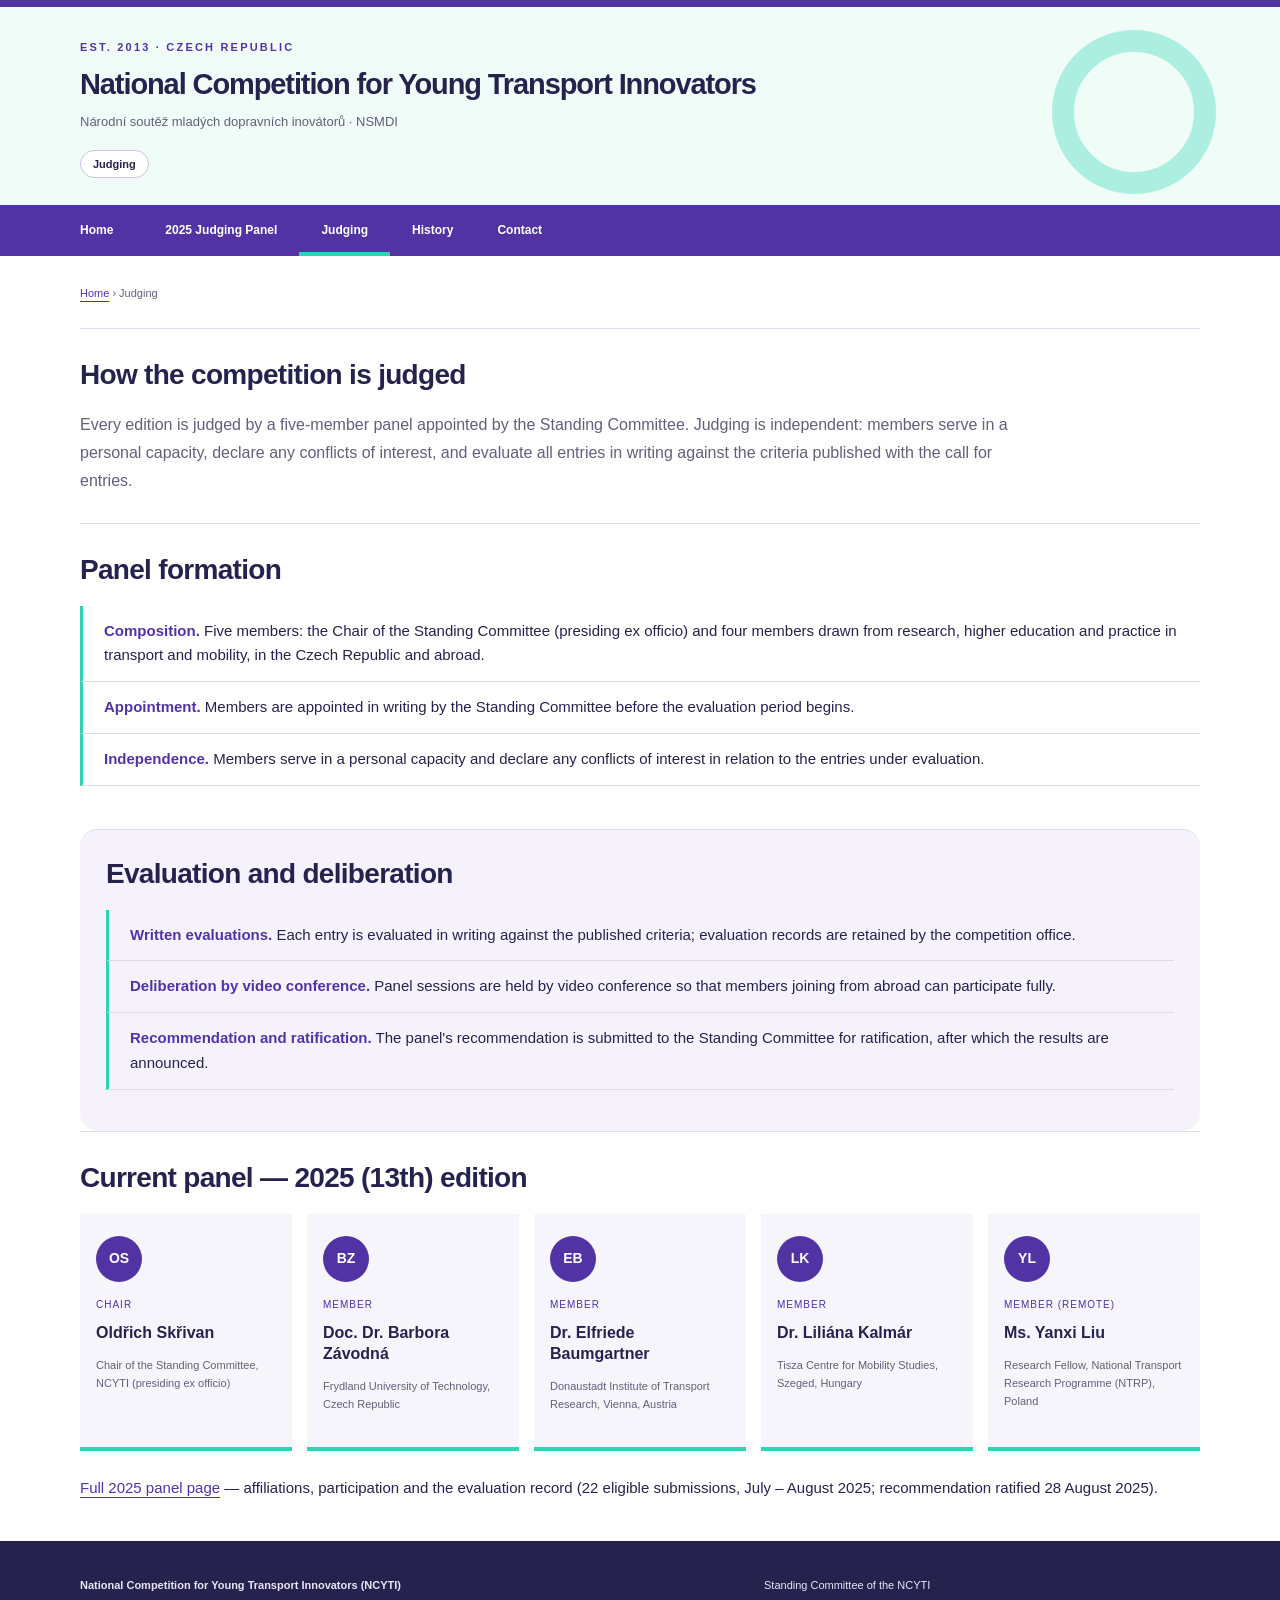
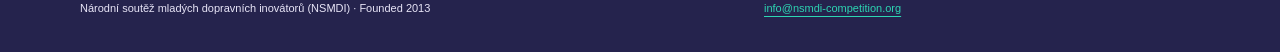
<file: jury/index.html>
<!DOCTYPE html>
<html lang="en">
<head>
<meta charset="UTF-8">
<meta name="viewport" content="width=device-width, initial-scale=1">
<meta name="robots" content="noindex, nofollow">
<title>Judging — NCYTI / NSMDI</title>
<meta name="description" content="How entries are judged at the National Competition for Young Transport Innovators (NCYTI / NSMDI): panel formation, evaluation rules and deliberation.">
<link rel="icon" type="image/svg+xml" href="/favicon.svg">
<style>

:root{--ink:#25234d;--purple:#5133a4;--mint:#2dd6b3;--paper:#fff;--line:#dedbeb;--muted:#635f79}*{box-sizing:border-box}body{margin:0;background:#fff;color:var(--ink);font:15px/1.65 Arial,Helvetica,sans-serif}a{color:var(--purple);text-underline-offset:4px}a:hover{color:#2b1b60}a:focus-visible{outline:3px solid var(--mint);outline-offset:4px}.container{width:min(1120px,calc(100% - 80px));margin:auto}.sitehead{background:#f0fcf8;border-top:7px solid var(--purple);padding:31px 0 27px;position:relative;overflow:hidden}.sitehead:after{content:"";position:absolute;right:5%;top:23px;width:120px;height:120px;border:22px solid var(--mint);border-radius:50%;opacity:.35}.sitehead .container{position:relative;z-index:1}.kicker{font-size:11px;font-weight:700;letter-spacing:2.2px;text-transform:uppercase;color:var(--purple)}h1{font-size:29px;line-height:1.17;letter-spacing:-1.1px;max-width:770px;margin:12px 0 9px;font-weight:800}.czech{font-size:13px;color:var(--muted)}.badges{display:flex;flex-wrap:wrap;gap:8px;margin-top:17px}.pill{border:1px solid #c8c3df;border-radius:30px;background:white;padding:4px 12px;font-size:11px;font-weight:700}.pill.gold{border-color:var(--mint);background:var(--mint);color:#163f39}.nav{background:var(--purple)}.nav ul{display:flex;gap:0;list-style:none;width:min(1120px,calc(100% - 80px));margin:auto;padding:0}.nav li{margin:0}.nav a{display:block;padding:16px 22px;color:#fff;text-decoration:none;font-size:12px;font-weight:700}.nav li:first-child a{padding-left:0;padding-right:30px}.nav .active a{box-shadow:inset 0 -4px var(--mint)}.nav a:hover{background:#44288c}.hero{position:relative;background:#fff;padding:42px 0 39px;overflow:hidden}.hero:after{content:"";position:absolute;width:200px;height:200px;right:-100px;top:35px;background:var(--mint);transform:rotate(45deg);opacity:.3}.hero .container{display:grid;grid-template-columns:1.2fr 1fr;gap:60px;align-items:center}.hero h2{font-size:38px;line-height:1.12;letter-spacing:-1.55px;color:var(--purple);margin:0}.lead{font-size:15.5px;line-height:1.75;color:var(--muted);margin:0}.journey{padding-top:0}.grid{display:grid;grid-template-columns:repeat(3,1fr);gap:19px;position:relative}.card{padding:26px 24px 23px;background:#f4f0ff;border-radius:0 20px 20px 20px;border-top:5px solid var(--purple)}.card:nth-child(2){background:#eafbf5;border-color:var(--mint)}.card:nth-child(3){background:#f5f4f9;border-color:#aaa0cf}.tagline{font-size:10px;font-weight:800;text-transform:uppercase;letter-spacing:1.8px;color:var(--purple)}h2{font-size:28px;line-height:1.25;letter-spacing:-.7px;margin:0 0 19px}h3{font-size:20px;line-height:1.25;letter-spacing:-.4px;margin:12px 0}h4{font-size:16px;line-height:1.3;margin:10px 0}p{margin:12px 0}h2+p{margin-top:0}.card p{font-size:13px;line-height:1.7;margin-bottom:0}.highlight{margin:27px 0 6px;display:grid;grid-template-columns:.8fr 1.4fr auto;gap:25px;align-items:center;padding:25px 0;border-top:1px solid var(--line);border-bottom:1px solid var(--line)}.highlight h3{font-size:21px;color:var(--purple);margin:0}.highlight p{font-size:13px;margin:0!important}.btn{display:inline-block;padding:11px 17px;border-radius:30px;background:var(--purple);color:white;text-decoration:none;font-size:11px;font-weight:700;white-space:normal}.btn:hover{background:#392278;color:#fff}.btn.ghost{background:transparent;color:var(--purple);border:1px solid var(--purple)}.block{padding:38px 0;border-top:1px solid var(--line)}.block.alt{background:#f0fbf7}.page-content>.container{padding-top:25px}.page-content>.container>.block{padding:28px 0}.block .container>.plain{margin-bottom:0}.plain{padding-left:0;list-style:none}.plain li{padding:13px 0 13px 21px;border-bottom:1px solid var(--line);border-left:3px solid var(--mint);margin:0}.plain strong{color:var(--purple)}.data{border-collapse:collapse;width:100%;font-size:13px;margin:18px 0;line-height:1.6}.data th{text-align:left;color:var(--purple);font-size:10px;letter-spacing:1px;text-transform:uppercase;border-bottom:2px solid var(--purple);padding:13px 16px}.data td{padding:16px;border-bottom:1px solid var(--line);vertical-align:top}.data tr:nth-child(2n){background:#f5f3fa}.timeline .data{border-collapse:separate;border-spacing:0 0}.timeline .data tr{background:transparent}.timeline .data tr:not(:first-child) td:first-child{position:relative;border-left:2px solid var(--mint);padding-left:31px}.timeline .data tr:not(:first-child) td:first-child:before{content:"";position:absolute;width:10px;height:10px;border:3px solid var(--purple);border-radius:50%;background:#f0fbf7;left:-7px;top:21px}.timeline .data td:last-child{font-weight:700;color:var(--purple);width:28%}.cta{padding:32px 0;background:#effcf7}.cta .container{display:flex;gap:12px}.sitefoot{background:var(--ink);color:#e8e5f7;padding:30px 0;font-size:11px}.sitefoot>.container{display:grid;grid-template-columns:1.5fr 1fr;gap:30px}.sitefoot p{margin:5px 0}.sitefoot a{color:var(--mint)}.crumbs{color:var(--muted);font-size:11px;margin:3px 0 25px}.jury-grid{display:grid;grid-template-columns:repeat(5,1fr);gap:15px;margin:15px 0 25px}.member{background:#f7f5fc;padding:22px 16px;border-bottom:4px solid var(--mint)}.avatar{height:46px;width:46px;display:grid;place-items:center;background:var(--purple);border-radius:50%;color:white;font-size:14px;font-weight:bold}.role{font-size:10px;text-transform:uppercase;letter-spacing:1px;color:var(--purple);margin-top:15px}.member p{font-size:11px;color:var(--muted)}.page-content>.container .lead{max-width:930px!important;font-size:16px!important;color:var(--muted)!important}.page-content>.container>.block.alt{background:#f5f2fb!important;padding:26px!important;border-radius:18px}
@media(max-width:800px){.container,.nav ul{width:calc(100% - 40px)}.hero .container{grid-template-columns:1fr;gap:20px}.hero h2{font-size:32px}.grid{grid-template-columns:1fr}.highlight{grid-template-columns:1fr;gap:10px}.nav ul{flex-wrap:wrap}.nav a{padding:12px}.nav li:first-child a{padding-left:12px}.jury-grid{grid-template-columns:repeat(2,1fr)}h1{font-size:25px}.sitehead:after{display:none}.sitefoot>.container{grid-template-columns:1fr}.data{display:block;overflow:auto}.cta .container{flex-wrap:wrap}}
@media print{body{font-size:10pt}.sitehead{padding:15px 0}.nav{display:none}.container{width:100%}.hero{padding:20px 0}.card,.member{break-inside:avoid}.sitefoot{background:#fff;color:#25234d}.sitefoot a{color:#25234d}}

</style>
</head>
<body>

<header class="sitehead">
  <div class="container">
    <div class="kicker">Est. 2013 · Czech Republic</div>
    <h1>National Competition for Young Transport Innovators</h1>
    <div class="czech">Národní soutěž mladých dopravních inovátorů · NSMDI</div>
    <div class="badges"><span class="pill">Judging</span></div>
  </div>
</header>

<nav class="nav">
  <ul>
    <li><a href="/">Home</a></li>
    <li><a href="/2025/judging-panel/">2025 Judging Panel</a></li>
    <li class="active"><a href="/jury/">Judging</a></li>
    <li><a href="/history/">History</a></li>
    <li><a href="/contact/">Contact</a></li>
  </ul>
</nav>
<main class="page-content">

<div class="container">
  <p class="crumbs"><a href="/">Home</a> › Judging</p>

  <section class="block">
    <h2>How the competition is judged</h2>
    <p class="lead">Every edition is judged by a five-member panel appointed by the Standing Committee. Judging is independent: members serve in a personal capacity, declare any conflicts of interest, and evaluate all entries in writing against the criteria published with the call for entries.</p>
  </section>

  <section class="block">
    <h2>Panel formation</h2>
    <ul class="plain">
      <li><strong>Composition.</strong> Five members: the Chair of the Standing Committee (presiding ex officio) and four members drawn from research, higher education and practice in transport and mobility, in the Czech Republic and abroad.</li>
      <li><strong>Appointment.</strong> Members are appointed in writing by the Standing Committee before the evaluation period begins.</li>
      <li><strong>Independence.</strong> Members serve in a personal capacity and declare any conflicts of interest in relation to the entries under evaluation.</li>
    </ul>
  </section>

  <section class="block alt">
    <h2>Evaluation and deliberation</h2>
    <ul class="plain">
      <li><strong>Written evaluations.</strong> Each entry is evaluated in writing against the published criteria; evaluation records are retained by the competition office.</li>
      <li><strong>Deliberation by video conference.</strong> Panel sessions are held by video conference so that members joining from abroad can participate fully.</li>
      <li><strong>Recommendation and ratification.</strong> The panel's recommendation is submitted to the Standing Committee for ratification, after which the results are announced.</li>
    </ul>
  </section>

  <section class="block">
    <h2>Current panel — 2025 (13th) edition</h2>
    <div class="jury-grid">
      <div class="member"><div class="avatar">OS</div><div class="role">Chair</div><h4>Oldřich Skřivan</h4><p>Chair of the Standing Committee, NCYTI (presiding ex officio)</p></div>
      <div class="member"><div class="avatar">BZ</div><div class="role">Member</div><h4>Doc. Dr. Barbora Závodná</h4><p>Frydland University of Technology, Czech Republic</p></div>
      <div class="member"><div class="avatar">EB</div><div class="role">Member</div><h4>Dr. Elfriede Baumgartner</h4><p>Donaustadt Institute of Transport Research, Vienna, Austria</p></div>
      <div class="member"><div class="avatar">LK</div><div class="role">Member</div><h4>Dr. Liliána Kalmár</h4><p>Tisza Centre for Mobility Studies, Szeged, Hungary</p></div>
      <div class="member"><div class="avatar">YL</div><div class="role">Member (remote)</div><h4>Ms. Yanxi Liu</h4><p>Research Fellow, National Transport Research Programme (NTRP), Poland</p></div>
    </div>
    <p><a href="/2025/judging-panel/">Full 2025 panel page</a> — affiliations, participation and the evaluation record (22 eligible submissions, July – August 2025; recommendation ratified 28 August 2025).</p>
  </section>
</div>

</main>
<footer class="sitefoot">
  <div class="container">
    <div>
      <p><strong>National Competition for Young Transport Innovators (NCYTI)</strong></p>
      <p>Národní soutěž mladých dopravních inovátorů (NSMDI) · Founded 2013</p>
    </div>
    <div>
      <p>Standing Committee of the NCYTI</p>
      <p><a href="mailto:info@nsmdi-competition.org">info@nsmdi-competition.org</a></p>
    </div>
  </div>
</footer>

</body>
</html>
</file>
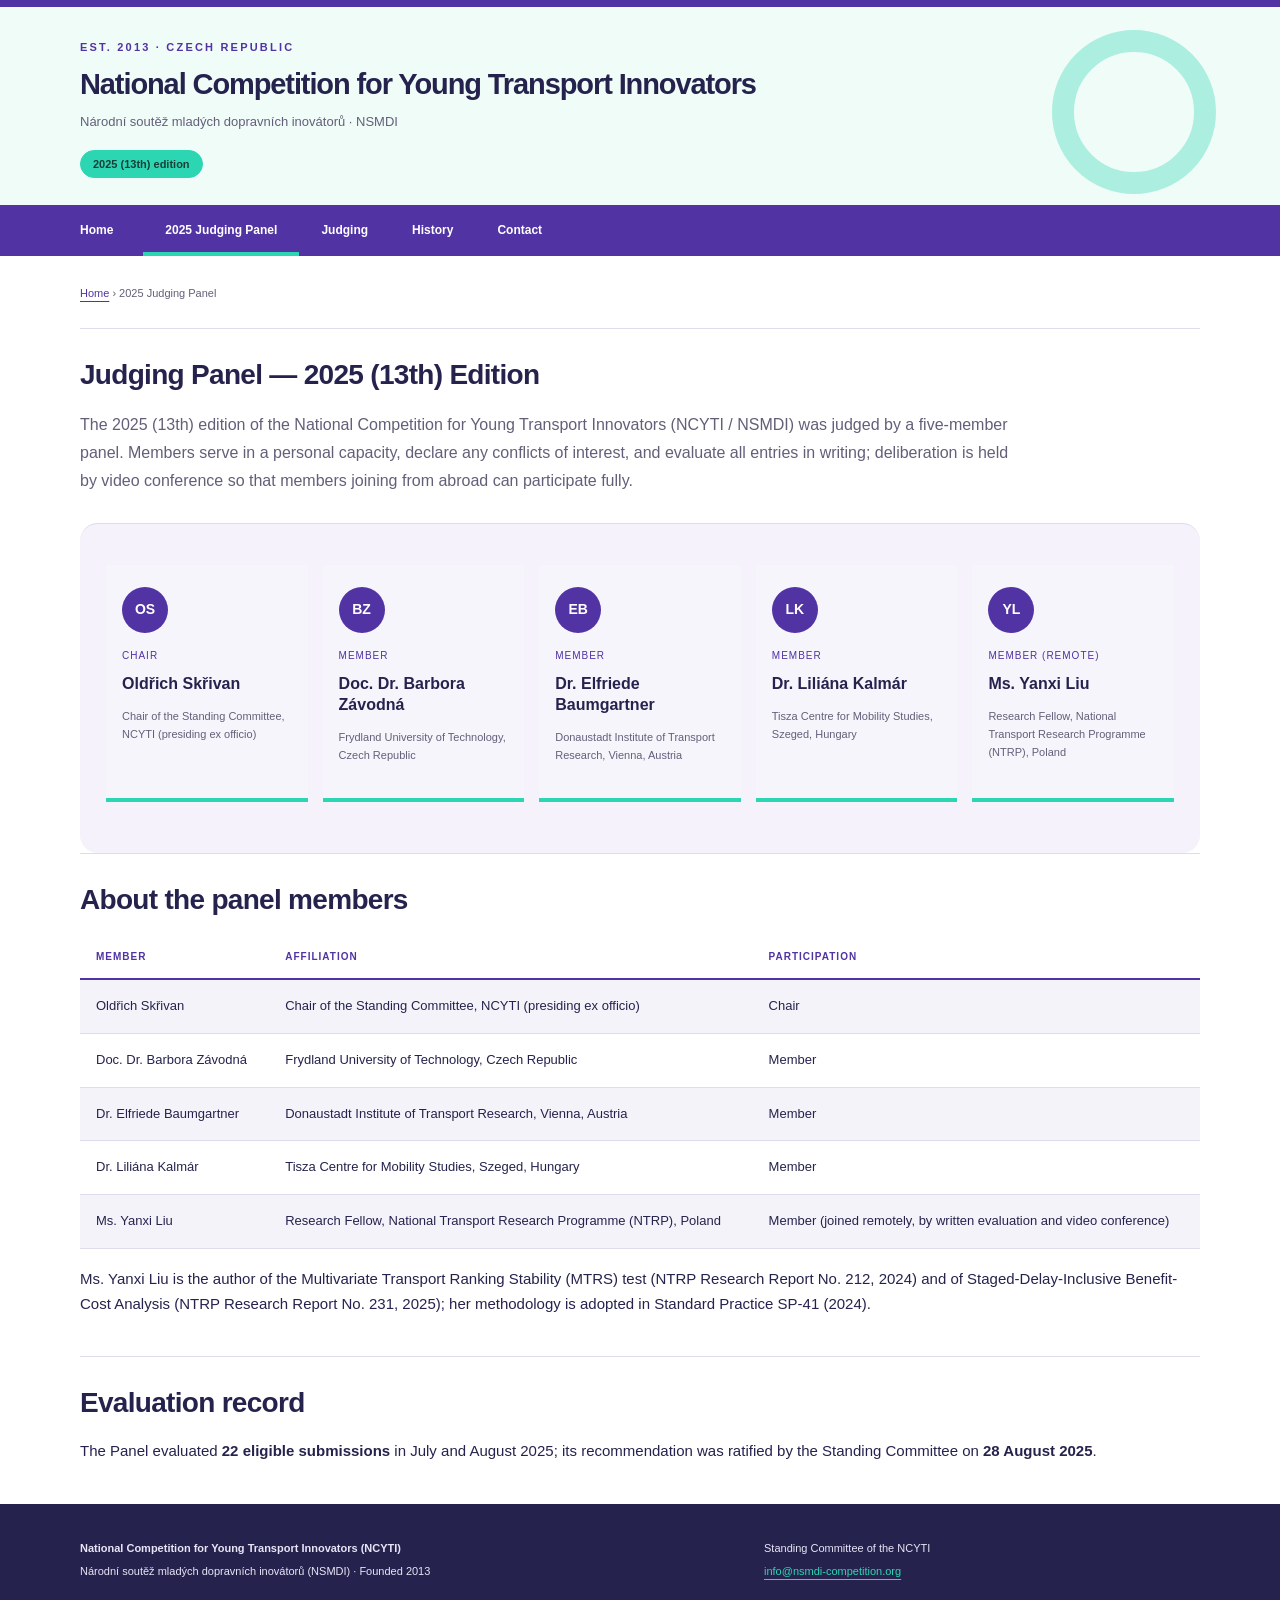
<file: 2025/judging-panel/index.html>
<!DOCTYPE html>
<html lang="en">
<head>
<meta charset="UTF-8">
<meta name="viewport" content="width=device-width, initial-scale=1">
<meta name="robots" content="noindex, nofollow">
<title>Judging Panel — 2025 (13th) Edition — NCYTI</title>
<meta name="description" content="The judging panel of the 2025 (13th) edition of the National Competition for Young Transport Innovators (NCYTI / NSMDI).">
<link rel="icon" type="image/svg+xml" href="/favicon.svg">
<style>

:root{--ink:#25234d;--purple:#5133a4;--mint:#2dd6b3;--paper:#fff;--line:#dedbeb;--muted:#635f79}*{box-sizing:border-box}body{margin:0;background:#fff;color:var(--ink);font:15px/1.65 Arial,Helvetica,sans-serif}a{color:var(--purple);text-underline-offset:4px}a:hover{color:#2b1b60}a:focus-visible{outline:3px solid var(--mint);outline-offset:4px}.container{width:min(1120px,calc(100% - 80px));margin:auto}.sitehead{background:#f0fcf8;border-top:7px solid var(--purple);padding:31px 0 27px;position:relative;overflow:hidden}.sitehead:after{content:"";position:absolute;right:5%;top:23px;width:120px;height:120px;border:22px solid var(--mint);border-radius:50%;opacity:.35}.sitehead .container{position:relative;z-index:1}.kicker{font-size:11px;font-weight:700;letter-spacing:2.2px;text-transform:uppercase;color:var(--purple)}h1{font-size:29px;line-height:1.17;letter-spacing:-1.1px;max-width:770px;margin:12px 0 9px;font-weight:800}.czech{font-size:13px;color:var(--muted)}.badges{display:flex;flex-wrap:wrap;gap:8px;margin-top:17px}.pill{border:1px solid #c8c3df;border-radius:30px;background:white;padding:4px 12px;font-size:11px;font-weight:700}.pill.gold{border-color:var(--mint);background:var(--mint);color:#163f39}.nav{background:var(--purple)}.nav ul{display:flex;gap:0;list-style:none;width:min(1120px,calc(100% - 80px));margin:auto;padding:0}.nav li{margin:0}.nav a{display:block;padding:16px 22px;color:#fff;text-decoration:none;font-size:12px;font-weight:700}.nav li:first-child a{padding-left:0;padding-right:30px}.nav .active a{box-shadow:inset 0 -4px var(--mint)}.nav a:hover{background:#44288c}.hero{position:relative;background:#fff;padding:42px 0 39px;overflow:hidden}.hero:after{content:"";position:absolute;width:200px;height:200px;right:-100px;top:35px;background:var(--mint);transform:rotate(45deg);opacity:.3}.hero .container{display:grid;grid-template-columns:1.2fr 1fr;gap:60px;align-items:center}.hero h2{font-size:38px;line-height:1.12;letter-spacing:-1.55px;color:var(--purple);margin:0}.lead{font-size:15.5px;line-height:1.75;color:var(--muted);margin:0}.journey{padding-top:0}.grid{display:grid;grid-template-columns:repeat(3,1fr);gap:19px;position:relative}.card{padding:26px 24px 23px;background:#f4f0ff;border-radius:0 20px 20px 20px;border-top:5px solid var(--purple)}.card:nth-child(2){background:#eafbf5;border-color:var(--mint)}.card:nth-child(3){background:#f5f4f9;border-color:#aaa0cf}.tagline{font-size:10px;font-weight:800;text-transform:uppercase;letter-spacing:1.8px;color:var(--purple)}h2{font-size:28px;line-height:1.25;letter-spacing:-.7px;margin:0 0 19px}h3{font-size:20px;line-height:1.25;letter-spacing:-.4px;margin:12px 0}h4{font-size:16px;line-height:1.3;margin:10px 0}p{margin:12px 0}h2+p{margin-top:0}.card p{font-size:13px;line-height:1.7;margin-bottom:0}.highlight{margin:27px 0 6px;display:grid;grid-template-columns:.8fr 1.4fr auto;gap:25px;align-items:center;padding:25px 0;border-top:1px solid var(--line);border-bottom:1px solid var(--line)}.highlight h3{font-size:21px;color:var(--purple);margin:0}.highlight p{font-size:13px;margin:0!important}.btn{display:inline-block;padding:11px 17px;border-radius:30px;background:var(--purple);color:white;text-decoration:none;font-size:11px;font-weight:700;white-space:normal}.btn:hover{background:#392278;color:#fff}.btn.ghost{background:transparent;color:var(--purple);border:1px solid var(--purple)}.block{padding:38px 0;border-top:1px solid var(--line)}.block.alt{background:#f0fbf7}.page-content>.container{padding-top:25px}.page-content>.container>.block{padding:28px 0}.block .container>.plain{margin-bottom:0}.plain{padding-left:0;list-style:none}.plain li{padding:13px 0 13px 21px;border-bottom:1px solid var(--line);border-left:3px solid var(--mint);margin:0}.plain strong{color:var(--purple)}.data{border-collapse:collapse;width:100%;font-size:13px;margin:18px 0;line-height:1.6}.data th{text-align:left;color:var(--purple);font-size:10px;letter-spacing:1px;text-transform:uppercase;border-bottom:2px solid var(--purple);padding:13px 16px}.data td{padding:16px;border-bottom:1px solid var(--line);vertical-align:top}.data tr:nth-child(2n){background:#f5f3fa}.timeline .data{border-collapse:separate;border-spacing:0 0}.timeline .data tr{background:transparent}.timeline .data tr:not(:first-child) td:first-child{position:relative;border-left:2px solid var(--mint);padding-left:31px}.timeline .data tr:not(:first-child) td:first-child:before{content:"";position:absolute;width:10px;height:10px;border:3px solid var(--purple);border-radius:50%;background:#f0fbf7;left:-7px;top:21px}.timeline .data td:last-child{font-weight:700;color:var(--purple);width:28%}.cta{padding:32px 0;background:#effcf7}.cta .container{display:flex;gap:12px}.sitefoot{background:var(--ink);color:#e8e5f7;padding:30px 0;font-size:11px}.sitefoot>.container{display:grid;grid-template-columns:1.5fr 1fr;gap:30px}.sitefoot p{margin:5px 0}.sitefoot a{color:var(--mint)}.crumbs{color:var(--muted);font-size:11px;margin:3px 0 25px}.jury-grid{display:grid;grid-template-columns:repeat(5,1fr);gap:15px;margin:15px 0 25px}.member{background:#f7f5fc;padding:22px 16px;border-bottom:4px solid var(--mint)}.avatar{height:46px;width:46px;display:grid;place-items:center;background:var(--purple);border-radius:50%;color:white;font-size:14px;font-weight:bold}.role{font-size:10px;text-transform:uppercase;letter-spacing:1px;color:var(--purple);margin-top:15px}.member p{font-size:11px;color:var(--muted)}.page-content>.container .lead{max-width:930px!important;font-size:16px!important;color:var(--muted)!important}.page-content>.container>.block.alt{background:#f5f2fb!important;padding:26px!important;border-radius:18px}
@media(max-width:800px){.container,.nav ul{width:calc(100% - 40px)}.hero .container{grid-template-columns:1fr;gap:20px}.hero h2{font-size:32px}.grid{grid-template-columns:1fr}.highlight{grid-template-columns:1fr;gap:10px}.nav ul{flex-wrap:wrap}.nav a{padding:12px}.nav li:first-child a{padding-left:12px}.jury-grid{grid-template-columns:repeat(2,1fr)}h1{font-size:25px}.sitehead:after{display:none}.sitefoot>.container{grid-template-columns:1fr}.data{display:block;overflow:auto}.cta .container{flex-wrap:wrap}}
@media print{body{font-size:10pt}.sitehead{padding:15px 0}.nav{display:none}.container{width:100%}.hero{padding:20px 0}.card,.member{break-inside:avoid}.sitefoot{background:#fff;color:#25234d}.sitefoot a{color:#25234d}}

</style>
</head>
<body>

<header class="sitehead">
  <div class="container">
    <div class="kicker">Est. 2013 · Czech Republic</div>
    <h1>National Competition for Young Transport Innovators</h1>
    <div class="czech">Národní soutěž mladých dopravních inovátorů · NSMDI</div>
    <div class="badges"><span class="pill gold">2025 (13th) edition</span></div>
  </div>
</header>

<nav class="nav">
  <ul>
    <li><a href="/">Home</a></li>
    <li class="active"><a href="/2025/judging-panel/">2025 Judging Panel</a></li>
    <li><a href="/jury/">Judging</a></li>
    <li><a href="/history/">History</a></li>
    <li><a href="/contact/">Contact</a></li>
  </ul>
</nav>
<main class="page-content">

<div class="container">
  <p class="crumbs"><a href="/">Home</a> › 2025 Judging Panel</p>

  <section class="block">
    <h2>Judging Panel — 2025 (13th) Edition</h2>
    <p class="lead">The 2025 (13th) edition of the National Competition for Young Transport Innovators (NCYTI / NSMDI) was judged by a five-member panel. Members serve in a personal capacity, declare any conflicts of interest, and evaluate all entries in writing; deliberation is held by video conference so that members joining from abroad can participate fully.</p>
  </section>

  <section class="block alt">
    <div class="jury-grid">
      <div class="member">
        <div class="avatar">OS</div>
        <div class="role">Chair</div>
        <h4>Oldřich Skřivan</h4>
        <p>Chair of the Standing Committee, NCYTI (presiding ex officio)</p>
      </div>
      <div class="member">
        <div class="avatar">BZ</div>
        <div class="role">Member</div>
        <h4>Doc. Dr. Barbora Závodná</h4>
        <p>Frydland University of Technology, Czech Republic</p>
      </div>
      <div class="member">
        <div class="avatar">EB</div>
        <div class="role">Member</div>
        <h4>Dr. Elfriede Baumgartner</h4>
        <p>Donaustadt Institute of Transport Research, Vienna, Austria</p>
      </div>
      <div class="member">
        <div class="avatar">LK</div>
        <div class="role">Member</div>
        <h4>Dr. Liliána Kalmár</h4>
        <p>Tisza Centre for Mobility Studies, Szeged, Hungary</p>
      </div>
      <div class="member">
        <div class="avatar">YL</div>
        <div class="role">Member (remote)</div>
        <h4>Ms. Yanxi Liu</h4>
        <p>Research Fellow, National Transport Research Programme (NTRP), Poland</p>
      </div>
    </div>
  </section>

  <section class="block">
    <h2>About the panel members</h2>
    <table class="data">
      <tr><th>Member</th><th>Affiliation</th><th>Participation</th></tr>
      <tr><td>Oldřich Skřivan</td><td>Chair of the Standing Committee, NCYTI (presiding ex officio)</td><td>Chair</td></tr>
      <tr><td>Doc. Dr. Barbora Závodná</td><td>Frydland University of Technology, Czech Republic</td><td>Member</td></tr>
      <tr><td>Dr. Elfriede Baumgartner</td><td>Donaustadt Institute of Transport Research, Vienna, Austria</td><td>Member</td></tr>
      <tr><td>Dr. Liliána Kalmár</td><td>Tisza Centre for Mobility Studies, Szeged, Hungary</td><td>Member</td></tr>
      <tr><td>Ms. Yanxi Liu</td><td>Research Fellow, National Transport Research Programme (NTRP), Poland</td><td>Member (joined remotely, by written evaluation and video conference)</td></tr>
    </table>
    <p>Ms. Yanxi Liu is the author of the Multivariate Transport Ranking Stability (MTRS) test (NTRP Research Report No. 212, 2024) and of Staged-Delay-Inclusive Benefit-Cost Analysis (NTRP Research Report No. 231, 2025); her methodology is adopted in Standard Practice SP-41 (2024).</p>
  </section>

  <section class="block">
    <h2>Evaluation record</h2>
    <p>The Panel evaluated <strong>22 eligible submissions</strong> in July and August 2025; its recommendation was ratified by the Standing Committee on <strong>28 August 2025</strong>.</p>
  </section>
</div>

</main>
<footer class="sitefoot">
  <div class="container">
    <div>
      <p><strong>National Competition for Young Transport Innovators (NCYTI)</strong></p>
      <p>Národní soutěž mladých dopravních inovátorů (NSMDI) · Founded 2013</p>
    </div>
    <div>
      <p>Standing Committee of the NCYTI</p>
      <p><a href="mailto:info@nsmdi-competition.org">info@nsmdi-competition.org</a></p>
    </div>
  </div>
</footer>

</body>
</html>
</file>
